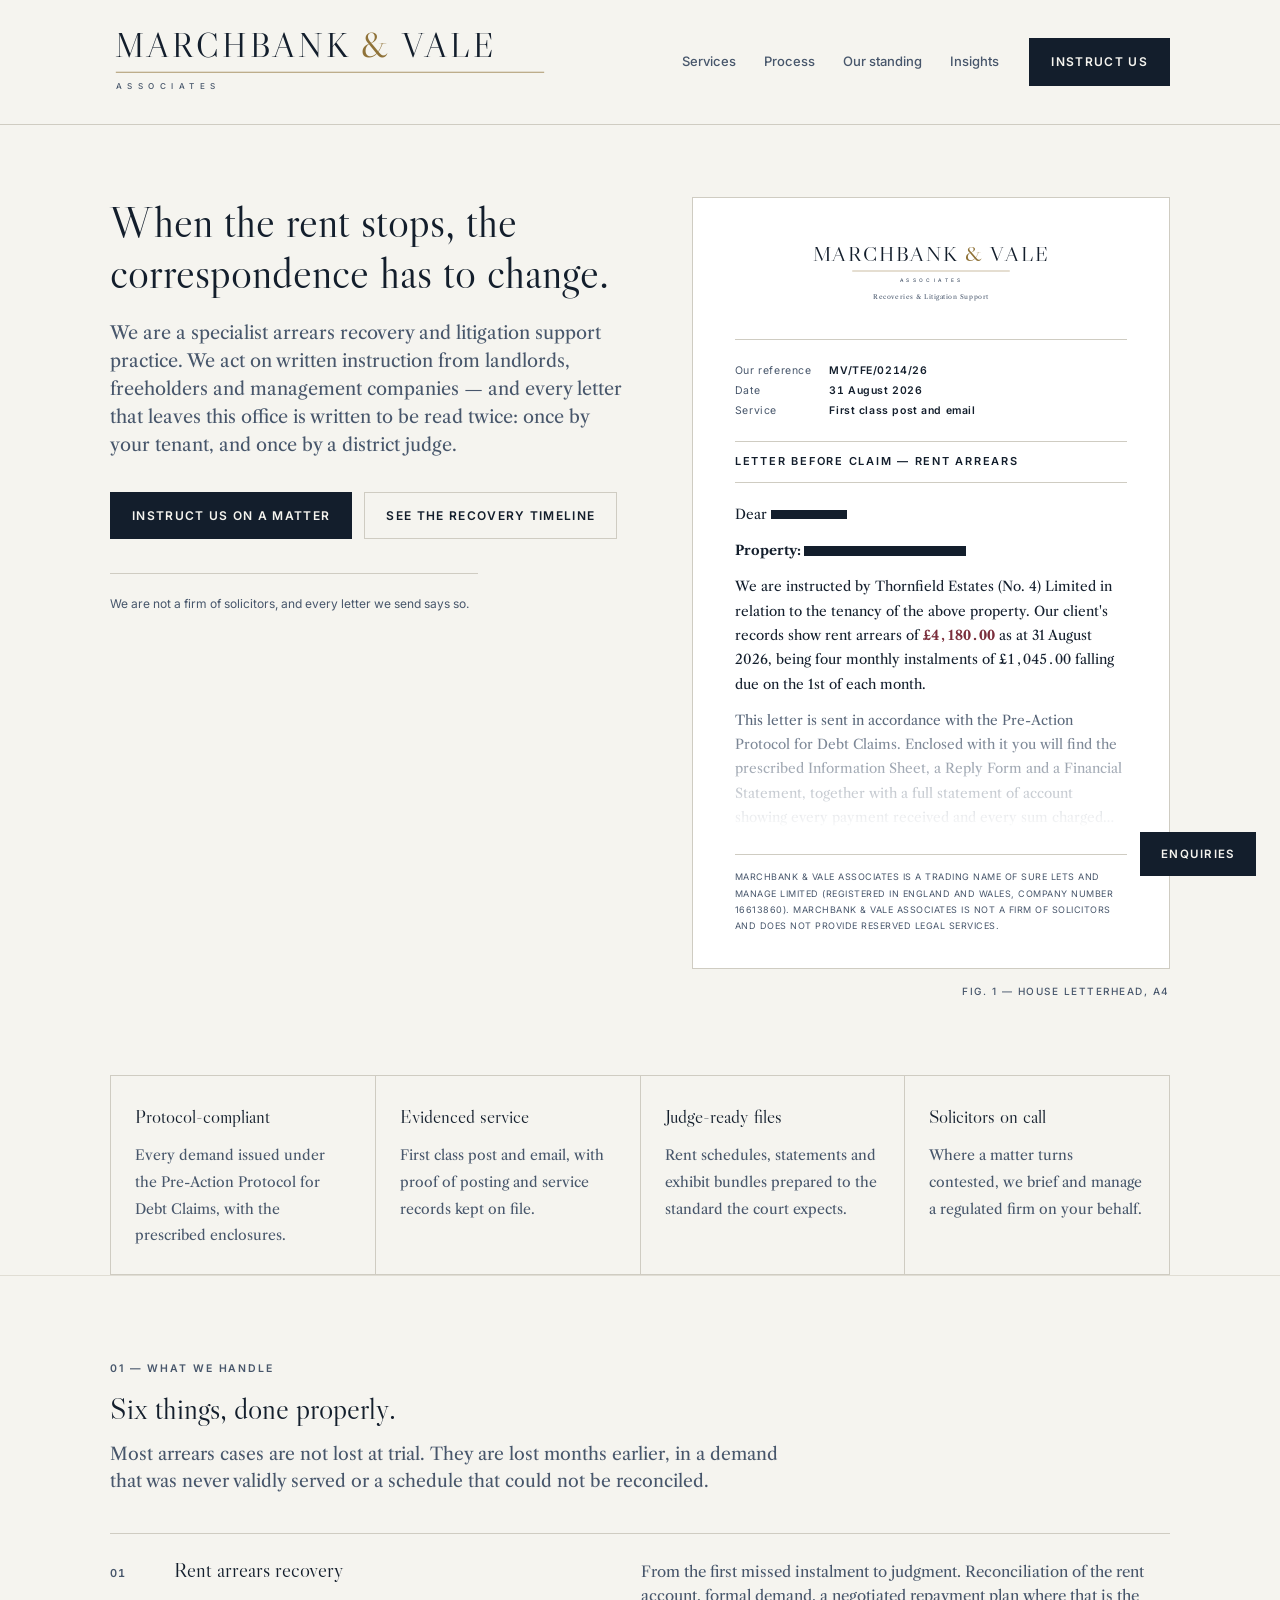
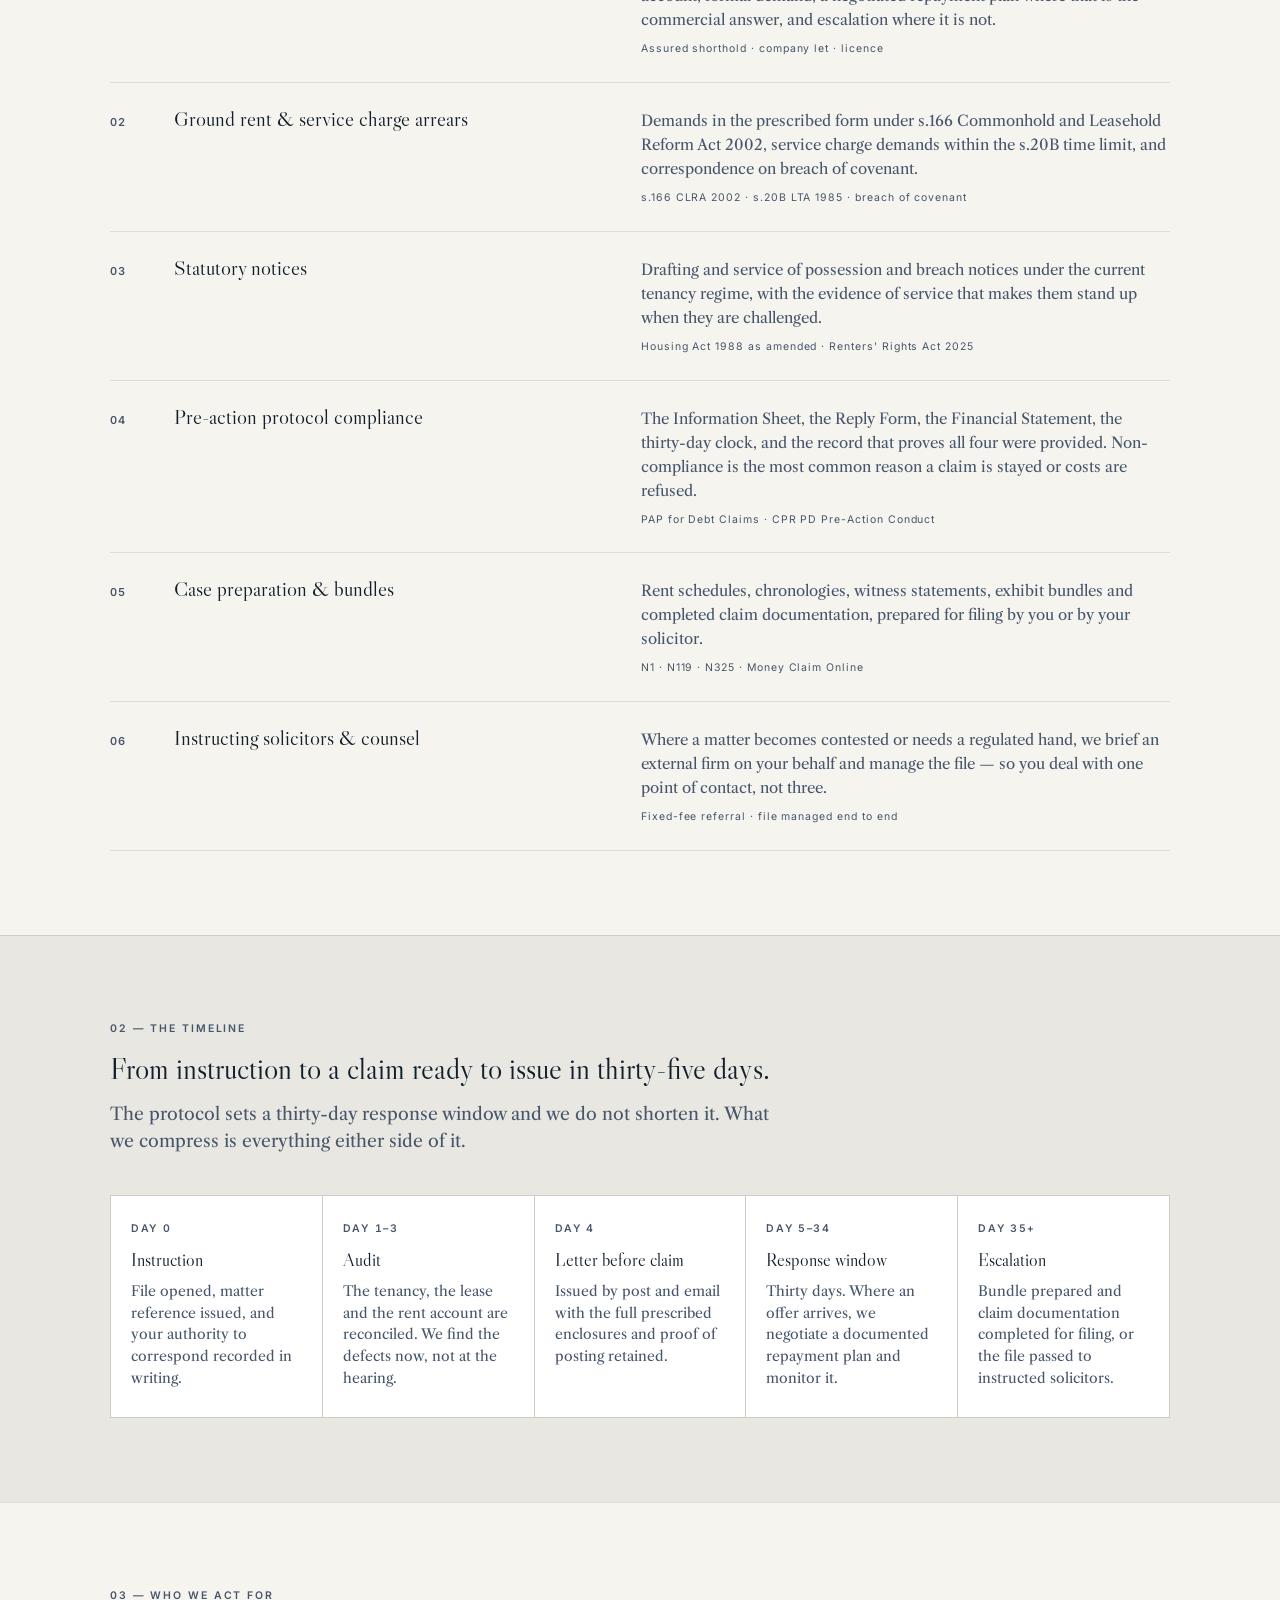
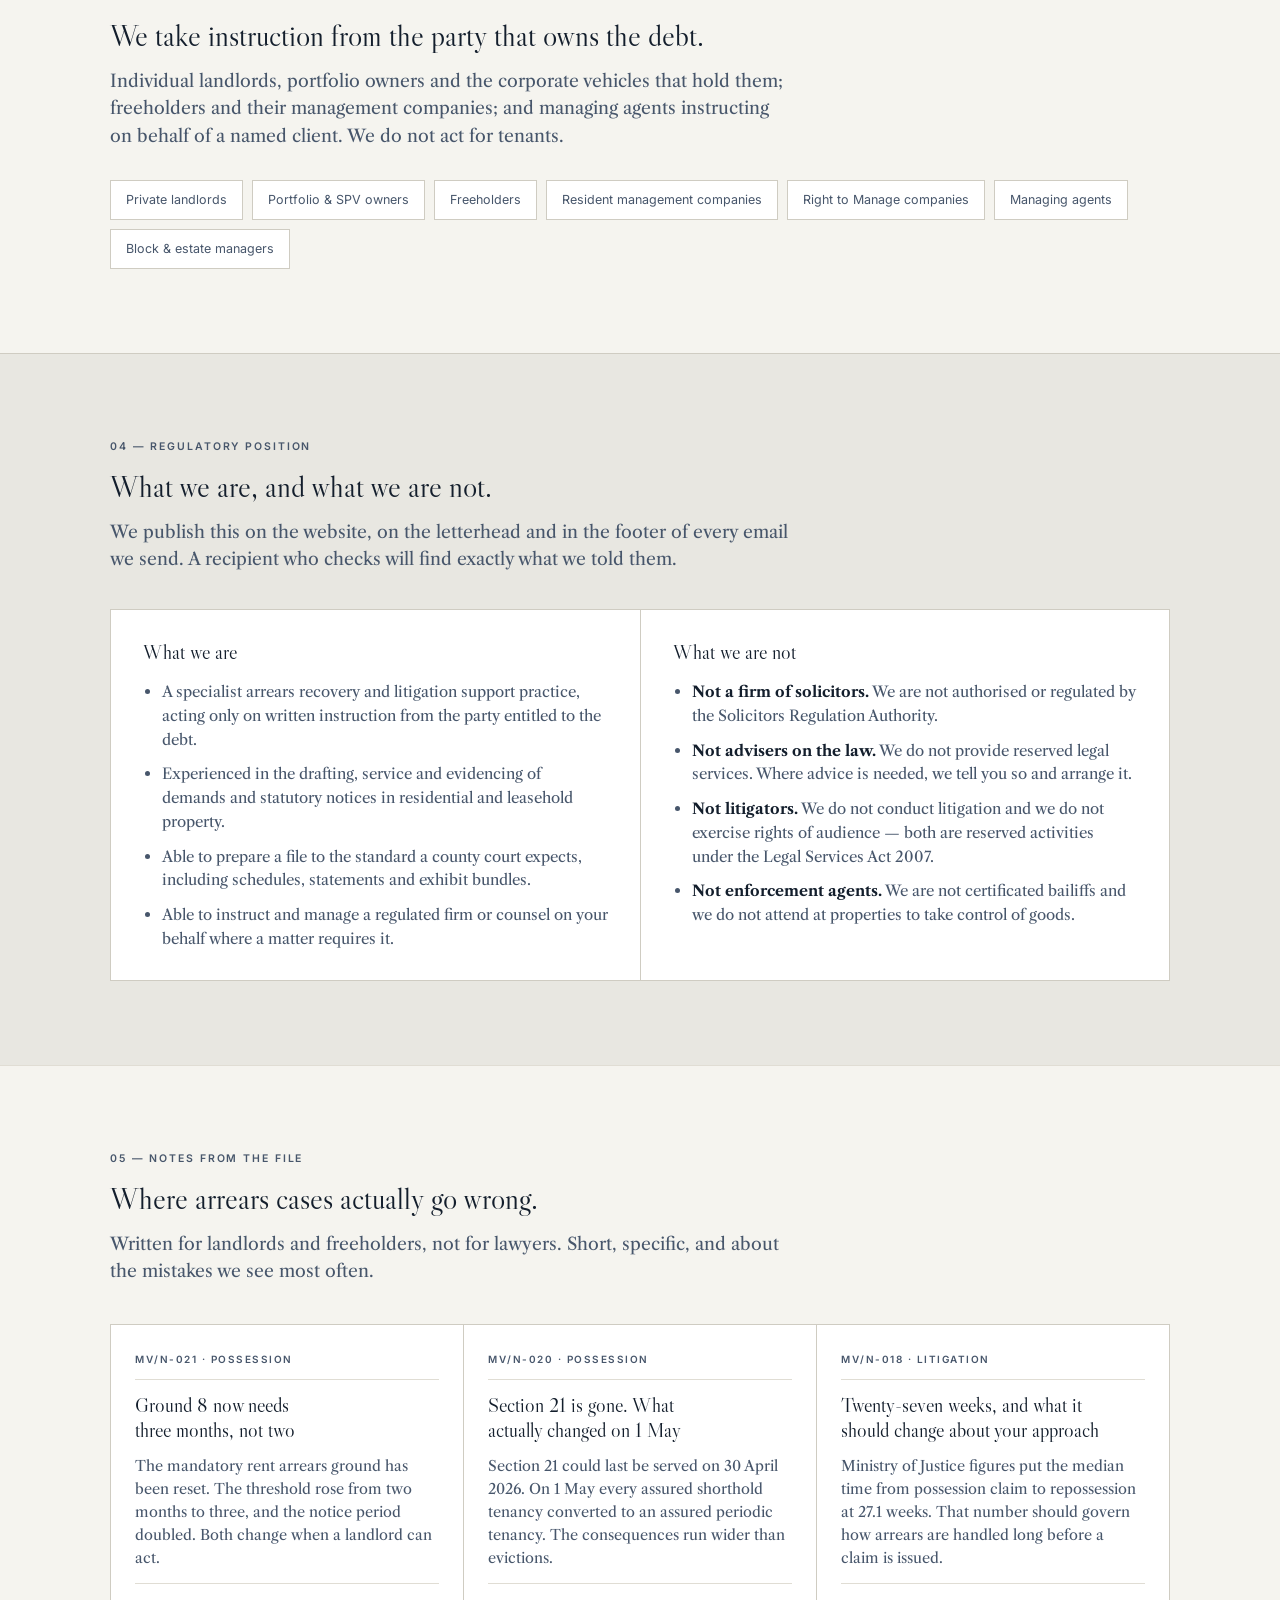
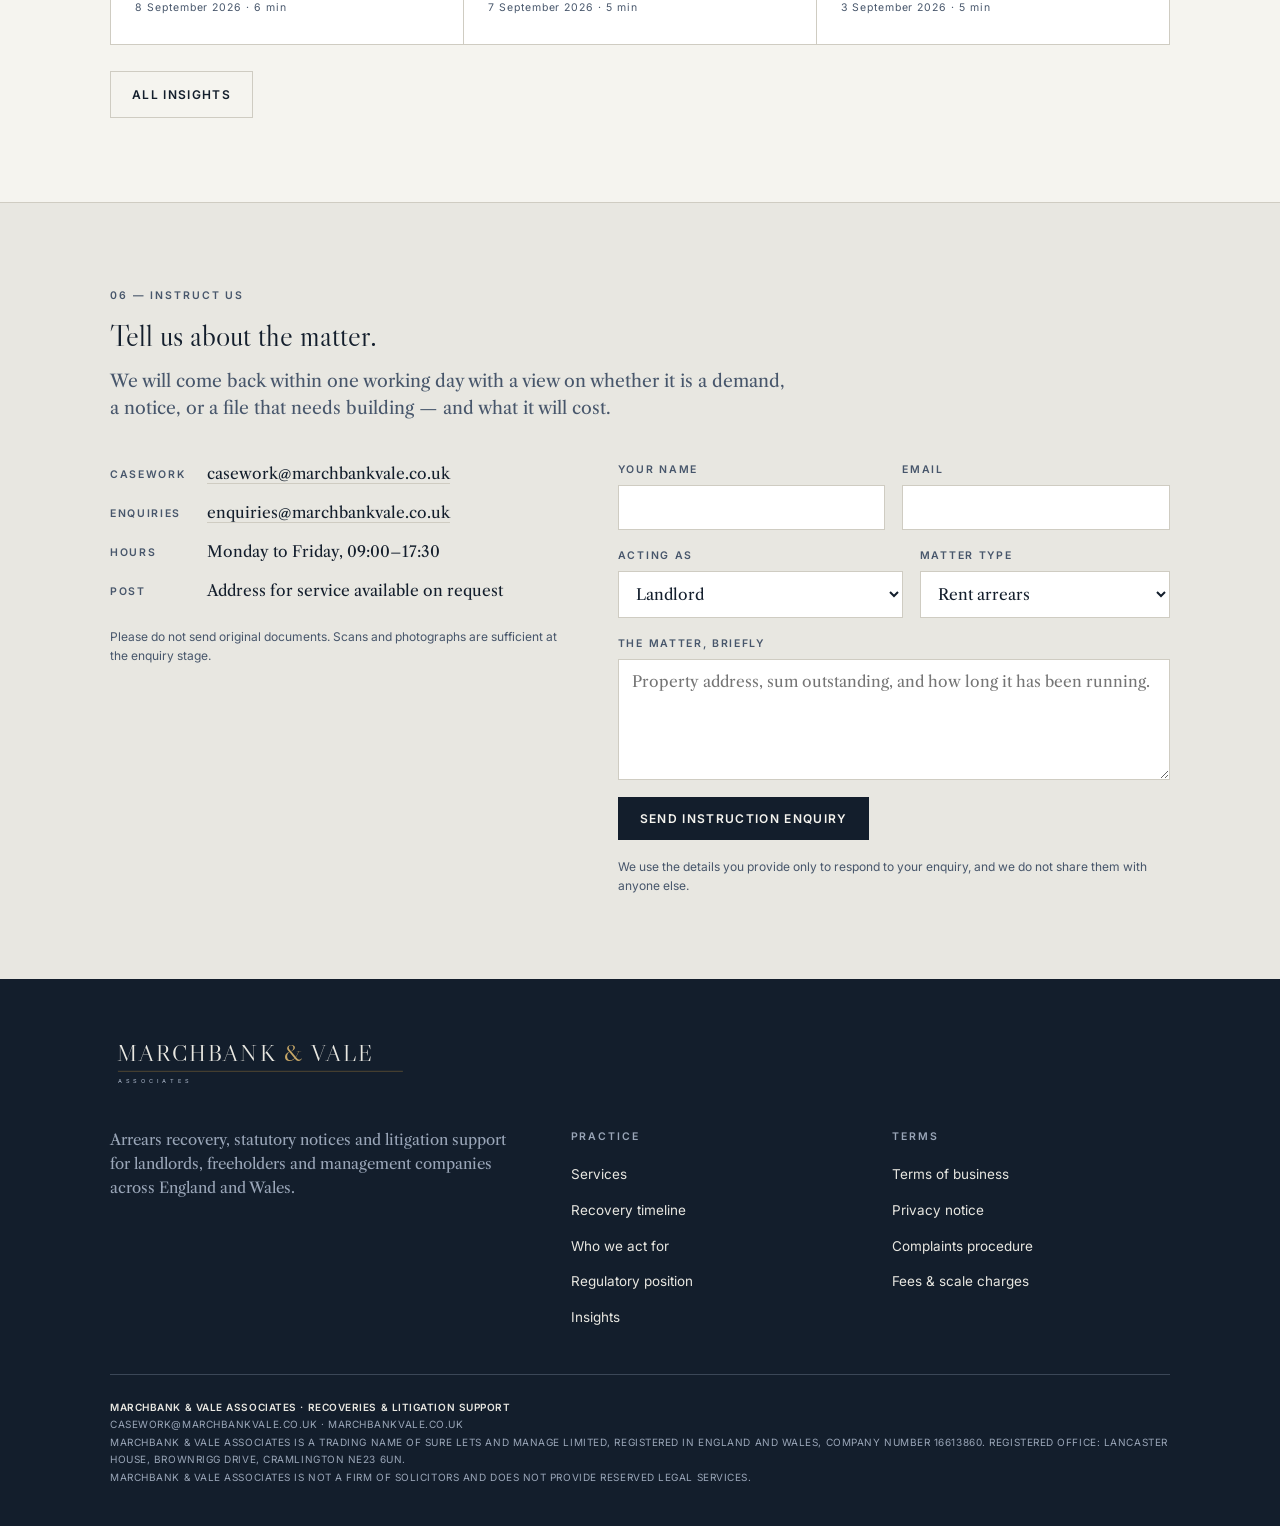
<file: index.html>
<!doctype html>
<html lang="en-GB">
<head>
<meta charset="utf-8">
<meta name="viewport" content="width=device-width,initial-scale=1">
<meta name="description" content="Marchbank &amp; Vale Associates — arrears recovery, statutory notices and litigation support for landlords, freeholders and management companies across England and Wales.">
<title>Marchbank &amp; Vale Associates</title>
<link rel="preconnect" href="https://fonts.googleapis.com">
<link rel="preconnect" href="https://fonts.gstatic.com" crossorigin>
<link rel="stylesheet" href="https://fonts.googleapis.com/css2?family=Libre+Caslon+Display&family=Libre+Caslon+Text:wght@400;700&family=Inter:wght@400;500;600&display=swap">

</head>
<body>
<style>
/* Marchbank & Vale Associates - tokens per asset sheet v1.0
   Light only. The identity is printed stationery: ink on paper in every context.
   Brass appears only inside the mark. Tape marks a figure the reader must act on. */
:root{
  --mv-ink:#131E2C; --mv-slate:#47566B; --mv-brass:#8F7238; --mv-brass-light:#C6A667;
  --mv-tape:#7A2E3C; --mv-engrossment:#E8E7E1; --mv-paper:#F5F4EF; --mv-card:#FFFFFF;
  --mv-hairline:#CFCCC2; --mv-hairline-soft:#E0DDD4; --mv-reversed:#9AA6B8;
  --font-display:"Libre Caslon Display",Georgia,"Times New Roman",serif;
  --font-text:"Libre Caslon Text",Georgia,"Times New Roman",serif;
  --font-ui:Inter,system-ui,-apple-system,"Helvetica Neue",Arial,sans-serif;
  --maxw:1120px;
}
*{box-sizing:border-box}
html{scroll-behavior:smooth}
@media(prefers-reduced-motion:reduce){ html{scroll-behavior:auto} *{transition:none!important;animation:none!important} }
body{margin:0; background:var(--mv-paper); color:var(--mv-ink);
  font-family:var(--font-text); font-size:16.5px; line-height:1.62; -webkit-font-smoothing:antialiased}
h1,h2,h3{font-family:var(--font-display); font-weight:400; margin:0; line-height:1.2; text-wrap:balance}
p{margin:0}
a{color:inherit}
em{font-style:normal; font-weight:700}
:focus-visible{outline:2px solid var(--mv-brass); outline-offset:3px}
.num{font-variant-numeric:tabular-nums}
.tape{color:var(--mv-tape); font-weight:700; font-variant-numeric:tabular-nums}

.wrap{max-width:var(--maxw); margin:0 auto; padding:0 30px}
section[id]{scroll-margin-top:112px}
@media(max-width:700px){ .wrap{padding:0 20px} }

.lbl{font-family:var(--font-ui); font-size:10.5px; font-weight:600; letter-spacing:.18em;
  text-transform:uppercase; color:var(--mv-slate)}

.mast{position:sticky; top:0; z-index:40; background:var(--mv-paper);
  border-bottom:1px solid var(--mv-hairline)}
.mast-in{display:flex; align-items:center; gap:30px; height:124px}
.brand{margin-right:auto; display:block; line-height:0}
.brand svg{width:440px; height:auto; display:block}
.nav{display:flex; gap:28px; font-family:var(--font-ui); font-size:13px; font-weight:500}
.nav a{text-decoration:none; color:var(--mv-slate); padding:5px 0;
  border-bottom:1px solid transparent; transition:color .16s, border-color .16s}
.nav a:hover{color:var(--mv-ink); border-bottom-color:var(--mv-hairline)}
@media(max-width:1200px){ .brand svg{width:360px} }
@media(max-width:1000px){ .nav{display:none} .brand svg{width:400px} }
@media(max-width:700px){ .mast-in{height:96px; gap:14px} .brand svg{width:280px} }
@media(max-width:480px){ .mast-in{height:84px} .brand svg{width:210px} }

.btn{display:inline-flex; align-items:center; font-family:var(--font-ui); font-size:12px; font-weight:600;
  letter-spacing:.11em; text-transform:uppercase; padding:13px 21px; text-decoration:none;
  border:1px solid var(--mv-ink); background:var(--mv-ink); color:var(--mv-paper);
  cursor:pointer; transition:background .16s, color .16s}
.btn:hover{background:transparent; color:var(--mv-ink)}
.btn:disabled{opacity:.45; pointer-events:none}
.btn-ghost{background:transparent; color:var(--mv-ink); border-color:var(--mv-hairline)}
.btn-ghost:hover{background:transparent; border-color:var(--mv-ink)}
@media(max-width:560px){ .btn{padding:11px 14px; font-size:11px; letter-spacing:.08em} }

.sec{padding:84px 0; border-top:1px solid var(--mv-hairline-soft)}
.sec.fill{background:var(--mv-engrossment); border-top:1px solid var(--mv-hairline)}
.sec-head{max-width:68ch}
.sec h2{font-size:30px; margin:14px 0 0}
.dek{font-size:17.5px; line-height:1.55; color:var(--mv-slate); max-width:62ch; margin-top:14px}

.hero{padding:72px 0 76px}
.hero-grid{display:grid; grid-template-columns:1.04fr .96fr; gap:64px; align-items:start}
@media(max-width:1000px){ .hero-grid{grid-template-columns:1fr; gap:48px} }
.hero h1{font-size:clamp(32px,4.4vw,44px); line-height:1.15}
.hero .dek{font-size:18px; max-width:50ch; margin-top:22px}
.hero-cta{display:flex; gap:12px; flex-wrap:wrap; margin-top:32px}
.hero-foot{margin-top:34px; padding-top:20px; border-top:1px solid var(--mv-hairline);
  font-family:var(--font-ui); font-size:12px; line-height:1.7; color:var(--mv-slate); max-width:46ch}

.sheet{background:var(--mv-card); border:1px solid var(--mv-hairline); padding:40px 42px 34px}
@media(max-width:560px){ .sheet{padding:28px 24px} }
.sheet-mark{display:flex; justify-content:center; padding-bottom:26px; border-bottom:1px solid var(--mv-hairline)}
.sheet-mark svg{width:270px; max-width:100%; height:auto}
.sheet-refs{display:grid; grid-template-columns:auto 1fr; gap:3px 18px; font-family:var(--font-ui);
  font-size:10.5px; letter-spacing:.055em; color:var(--mv-slate); margin:22px 0 22px}
.sheet-refs b{color:var(--mv-ink); font-weight:600; font-variant-numeric:tabular-nums}
.sheet-sub{font-family:var(--font-ui); font-size:11px; font-weight:600; letter-spacing:.16em;
  text-transform:uppercase; border-top:1px solid var(--mv-hairline); border-bottom:1px solid var(--mv-hairline);
  padding:11px 0; margin-bottom:20px}
.sheet-body{font-size:13.5px; line-height:1.8; display:flex; flex-direction:column; gap:12px}
.redact{display:inline-block; height:.72em; background:var(--mv-ink); vertical-align:-.04em}
.sheet-fade{color:var(--mv-slate)}
@supports (-webkit-background-clip:text) or (background-clip:text){
  .sheet-fade{background:linear-gradient(var(--mv-slate),rgba(71,86,107,0)); -webkit-background-clip:text;
    background-clip:text; color:transparent}
}
.sheet-foot{margin-top:24px; padding-top:14px; border-top:1px solid var(--mv-hairline);
  font-family:var(--font-ui); font-size:9px; line-height:1.8; letter-spacing:.055em;
  text-transform:uppercase; color:var(--mv-slate)}
.figcap{font-family:var(--font-ui); font-size:10px; font-weight:500; letter-spacing:.15em;
  text-transform:uppercase; color:var(--mv-slate); margin-top:14px; text-align:right}

.strip{display:grid; grid-template-columns:repeat(4,1fr); gap:1px; background:var(--mv-hairline);
  border:1px solid var(--mv-hairline)}
.strip div{background:var(--mv-paper); padding:26px 24px}
.strip b{display:block; font-family:var(--font-display); font-weight:400; font-size:19px; margin-bottom:8px}
.strip span{font-size:14px; line-height:1.55; color:var(--mv-slate)}
@media(max-width:860px){ .strip{grid-template-columns:1fr 1fr} }
@media(max-width:520px){ .strip{grid-template-columns:1fr} }

.rows{margin-top:38px; border-top:1px solid var(--mv-hairline)}
.row{display:grid; grid-template-columns:38px 1fr 1.2fr; gap:26px; padding:24px 0;
  border-bottom:1px solid var(--mv-hairline-soft); align-items:baseline}
.row-n{font-family:var(--font-ui); font-size:11px; font-weight:600; color:var(--mv-slate);
  font-variant-numeric:tabular-nums; letter-spacing:.08em}
.row h3{font-size:21px}
.row p{font-size:15px; line-height:1.6; color:var(--mv-slate)}
.row .cites{display:block; margin-top:9px; font-family:var(--font-ui); font-size:10.5px;
  letter-spacing:.09em; color:var(--mv-slate)}
@media(max-width:860px){ .row{grid-template-columns:30px 1fr; gap:8px 14px} .row p{grid-column:2} }

.stages{margin-top:40px; display:grid; grid-template-columns:repeat(5,1fr); gap:1px;
  background:var(--mv-hairline); border:1px solid var(--mv-hairline)}
.stage{background:var(--mv-card); padding:24px 20px 28px}
.stage .day{display:block; font-family:var(--font-ui); font-size:10.5px; font-weight:600;
  letter-spacing:.16em; text-transform:uppercase; color:var(--mv-slate); margin-bottom:13px;
  font-variant-numeric:tabular-nums}
.stage h3{font-size:18px; margin-bottom:9px}
.stage p{font-size:14px; line-height:1.55; color:var(--mv-slate)}
@media(max-width:1000px){ .stages{grid-template-columns:1fr 1fr} .stage:nth-child(5){grid-column:1 / -1} }
@media(max-width:600px){ .stages{grid-template-columns:1fr} .stage:nth-child(5){grid-column:auto} }

.tags{display:flex; flex-wrap:wrap; gap:9px; margin-top:30px}
.tag{font-family:var(--font-ui); font-size:12.5px; padding:9px 15px;
  border:1px solid var(--mv-hairline); background:var(--mv-card); color:var(--mv-slate)}

.two{display:grid; grid-template-columns:1fr 1fr; margin-top:36px;
  border:1px solid var(--mv-hairline); background:var(--mv-card)}
.two > div{padding:30px 32px}
.two > div + div{border-left:1px solid var(--mv-hairline)}
.two h3{font-size:20px; margin-bottom:16px}
.two ul{margin:0; padding-left:19px; display:flex; flex-direction:column; gap:11px}
.two li{font-size:15px; line-height:1.58; color:var(--mv-slate)}
.two li b{color:var(--mv-ink)}
@media(max-width:800px){ .two{grid-template-columns:1fr} .two > div + div{border-left:0; border-top:1px solid var(--mv-hairline)} }

.arts{display:grid; grid-template-columns:repeat(3,1fr); gap:1px; background:var(--mv-hairline);
  border:1px solid var(--mv-hairline); margin-top:38px}
.art{background:var(--mv-card); padding:26px 24px 28px; display:flex; flex-direction:column; gap:13px;
  text-decoration:none; transition:background .18s}
.art:hover{background:var(--mv-engrossment)}
.art .ref{font-family:var(--font-ui); font-size:10px; font-weight:600; letter-spacing:.15em;
  text-transform:uppercase; color:var(--mv-slate); padding-bottom:12px;
  border-bottom:1px solid var(--mv-hairline-soft)}
.art h3{font-size:20px; line-height:1.24}
.art p{font-size:14.5px; line-height:1.58; color:var(--mv-slate)}
.art .meta{margin-top:auto; padding-top:15px; font-family:var(--font-ui); font-size:10.5px;
  letter-spacing:.09em; color:var(--mv-slate); border-top:1px solid var(--mv-hairline-soft)}
@media(max-width:900px){ .arts{grid-template-columns:1fr} }

.cgrid{display:grid; grid-template-columns:.9fr 1.1fr; gap:56px; margin-top:38px}
@media(max-width:900px){ .cgrid{grid-template-columns:1fr; gap:40px} }
.dl{display:grid; grid-template-columns:auto 1fr; gap:14px 22px; font-size:15.5px; margin:0}
.dl dt{font-family:var(--font-ui); font-size:10.5px; font-weight:600; letter-spacing:.16em;
  text-transform:uppercase; color:var(--mv-slate); padding-top:5px}
.dl dd{margin:0}
.dl a{text-decoration:none; border-bottom:1px solid var(--mv-hairline)}
.dl a:hover{border-bottom-color:var(--mv-ink)}
form{display:flex; flex-direction:column; gap:17px}
.field{display:flex; flex-direction:column; gap:7px}
label{font-family:var(--font-ui); font-size:10.5px; font-weight:600; letter-spacing:.16em;
  text-transform:uppercase; color:var(--mv-slate)}
input,select,textarea{font-family:var(--font-text); font-size:15.5px; color:var(--mv-ink);
  background:var(--mv-card); border:1px solid var(--mv-hairline); padding:12px 13px; border-radius:0}
input:focus,select:focus,textarea:focus{border-color:var(--mv-ink); outline:none}
.two-up{display:grid; grid-template-columns:1fr 1fr; gap:17px}
@media(max-width:520px){ .two-up{grid-template-columns:1fr} }
.fnote{font-family:var(--font-ui); font-size:12px; line-height:1.6; color:var(--mv-slate)}
.sent{display:none; padding:15px 17px; border:1px solid var(--mv-ink); background:var(--mv-card); font-size:15px}
.sent.show{display:block}

footer{background:var(--mv-ink); color:var(--mv-engrossment); padding:56px 0 40px}
.foot-mark{width:300px; max-width:100%; height:auto; display:block}
.fgrid{display:grid; grid-template-columns:1.5fr 1fr 1fr; gap:44px; margin-top:34px}
@media(max-width:800px){ .fgrid{grid-template-columns:1fr; gap:30px} }
.fgrid h4{font-family:var(--font-ui); font-size:10.5px; font-weight:600; letter-spacing:.18em;
  text-transform:uppercase; color:var(--mv-reversed); margin:0 0 15px}
.fgrid ul{list-style:none; margin:0; padding:0; display:flex; flex-direction:column; gap:9px}
.fgrid a{font-family:var(--font-ui); font-size:13.5px; color:var(--mv-engrossment); text-decoration:none}
.fgrid a:hover{color:#FFFFFF; text-decoration:underline; text-underline-offset:3px}
.fgrid p{font-size:15px; line-height:1.6; color:var(--mv-reversed); max-width:40ch}
.compliance{margin-top:44px; padding-top:24px; border-top:1px solid rgba(154,166,184,.3);
  font-family:var(--font-ui); font-size:10px; line-height:1.75; letter-spacing:.055em;
  text-transform:uppercase; color:var(--mv-reversed)}
.compliance span{display:block}
.compliance b{color:var(--mv-engrossment); font-weight:600}
footer :focus-visible{outline-color:var(--mv-brass-light)}

.chat-open{position:fixed; right:24px; bottom:24px; z-index:60; display:inline-flex; align-items:center; gap:9px;
  font-family:var(--font-ui); font-size:11.5px; font-weight:600; letter-spacing:.13em; text-transform:uppercase;
  background:var(--mv-ink); color:var(--mv-paper); border:1px solid var(--mv-ink); padding:14px 20px; cursor:pointer}
.chat-open:hover{background:#1B2A3C}
.chat-panel{position:fixed; right:24px; bottom:24px; z-index:61; width:370px; max-width:calc(100vw - 32px);
  background:var(--mv-card); border:1px solid var(--mv-ink); display:none; flex-direction:column;
  max-height:min(560px, calc(100vh - 48px)); box-shadow:0 24px 60px -24px rgba(19,30,44,.4)}
.chat-panel.show{display:flex}
.chat-head{background:var(--mv-ink); color:var(--mv-engrossment); padding:16px 18px;
  display:flex; align-items:flex-start; gap:14px}
.chat-head .t{font-family:var(--font-ui); font-size:11px; font-weight:600; letter-spacing:.16em; text-transform:uppercase}
.chat-head .s{font-size:13px; color:var(--mv-reversed); margin-top:5px; line-height:1.5}
.chat-close{margin-left:auto; background:none; border:0; color:var(--mv-reversed); cursor:pointer;
  font-size:20px; line-height:1; padding:0 2px; font-family:var(--font-ui)}
.chat-close:hover{color:#FFFFFF}
.chat-log{flex:1; overflow-y:auto; padding:18px; display:flex; flex-direction:column; gap:13px}
.msg{font-size:14.5px; line-height:1.6; padding:11px 14px; max-width:88%}
.msg.them{background:var(--mv-engrossment); border:1px solid var(--mv-hairline-soft); align-self:flex-start}
.msg.you{background:var(--mv-ink); color:var(--mv-paper); align-self:flex-end}
.msg .who{display:block; font-family:var(--font-ui); font-size:9.5px; font-weight:600; letter-spacing:.15em;
  text-transform:uppercase; color:var(--mv-slate); margin-bottom:5px}
.chat-form{display:flex; gap:0; border-top:1px solid var(--mv-hairline)}
.chat-form input{flex:1; border:0; padding:14px 16px; font-size:15px}
.chat-form input:focus{outline:none; background:var(--mv-engrossment)}
.chat-form button{border:0; border-left:1px solid var(--mv-hairline); background:var(--mv-card);
  font-family:var(--font-ui); font-size:10.5px; font-weight:600; letter-spacing:.14em; text-transform:uppercase;
  color:var(--mv-ink); padding:0 18px; cursor:pointer}
.chat-form button:hover{background:var(--mv-engrossment)}
.chat-foot{font-family:var(--font-ui); font-size:9.5px; line-height:1.65; letter-spacing:.05em;
  color:var(--mv-slate); padding:11px 18px; border-top:1px solid var(--mv-hairline-soft);
  background:var(--mv-paper)}
@media(max-width:560px){ .chat-open{right:16px; bottom:16px} .chat-panel{right:16px; bottom:16px} }

/* ── mobile refinements ── */
@media(max-width:700px){
  /* The header button competes with the wordmark for width on a phone.
     Both hero buttons sit immediately below, so the header one is redundant —
     dropping it lets the name be legible, which matters more. */
  .mast .btn{display:none}
  .mast-in{height:auto; padding:18px 0; gap:0}
  .brand{margin-right:0; width:100%}
  .brand svg{width:100%; max-width:340px}
  .hero{padding:40px 0 46px}
  .hero h1{font-size:clamp(26px,7vw,32px)}
  .hero .dek{font-size:16.5px; max-width:none}
  .hero-cta{gap:10px}
  .hero-cta .btn{flex:1 1 100%; justify-content:center}
  .sec{padding:52px 0}
  .sec h2{font-size:25px}
  .dek{font-size:16.5px}
  .sheet{padding:22px 18px}
  .sheet-mark svg{width:200px}
  .sheet-body{font-size:12.5px}
  .sheet-refs{font-size:9.5px; gap:2px 12px}
  .cgrid{gap:32px}
  .dl{grid-template-columns:1fr; gap:4px 0}
  .dl dt{padding-top:14px}
  .stage{padding:20px 18px 22px}
  .row{padding:20px 0}
  .row h3{font-size:19px}
  .two > div{padding:24px 20px}
  .art{padding:22px 20px 24px}
  footer{padding:42px 0 34px}
  .foot-mark{width:100%}
  .compliance{font-size:9.5px}
  .chat-open{right:14px; bottom:14px; padding:12px 16px; font-size:11px}
}
@media(max-width:430px){
  .hero h1{font-size:26px}
  .brand svg{max-width:300px}
  .btn{padding:10px 12px; font-size:10.5px; letter-spacing:.06em}
  .figcap{text-align:left}
}
</style>

<header class="mast">
  <div class="wrap mast-in">
    <a class="brand" href="#top" aria-label="Marchbank &amp; Vale Associates — home">
      <svg viewBox="0 0 760 150" role="img" aria-label="Marchbank &amp; Vale Associates">
        <text x="8" y="66" style="font-family:'Libre Caslon Display',Georgia,serif;font-size:58px;letter-spacing:5.2px;fill:#131E2C">MARCHBANK <tspan style="fill:#8F7238">&amp;</tspan> VALE</text>
        <line x1="10" y1="92" x2="750" y2="92" stroke="#8F7238" stroke-width="1.25"/>
        <text x="10" y="121" style="font-family:Inter,sans-serif;font-size:14px;font-weight:500;letter-spacing:9.5px;fill:#47566B">ASSOCIATES</text>
      </svg>
    </a>
    <nav class="nav">
      <a href="#services">Services</a>
      <a href="#process">Process</a>
      <a href="#standing">Our standing</a>
      <a href="blog/index.html">Insights</a>
    </nav>
    <a class="btn" href="#instruct">Instruct us</a>
  </div>
</header>

<main id="top">

<section class="hero">
  <div class="wrap hero-grid">
    <div>
      <h1>When the rent stops, the correspondence has to change.</h1>
      <p class="dek">We are a specialist arrears recovery and litigation support practice. We act on written instruction from landlords, freeholders and management companies — and every letter that leaves this office is written to be read twice: once by your tenant, and once by a district judge.</p>
      <div class="hero-cta">
        <a class="btn" href="#instruct">Instruct us on a matter</a>
        <a class="btn btn-ghost" href="#process">See the recovery timeline</a>
      </div>
      <p class="hero-foot">We are not a firm of solicitors, and every letter we send says so.</p>
    </div>

    <div>
      <article class="sheet" aria-label="Specimen letter before claim">
        <div class="sheet-mark">
          <svg viewBox="0 0 720 200" role="img" aria-label="Marchbank &amp; Vale Associates, Recoveries &amp; Litigation Support">
            <text x="360" y="62" style="font-family:'Libre Caslon Display',Georgia,serif;font-size:56px;letter-spacing:5px;fill:#131E2C;text-anchor:middle">MARCHBANK <tspan style="fill:#8F7238">&amp;</tspan> VALE</text>
            <line x1="150" y1="88" x2="570" y2="88" stroke="#8F7238" stroke-width="1.25"/>
            <text x="362" y="117" style="font-family:Inter,sans-serif;font-size:13px;font-weight:500;letter-spacing:9px;fill:#47566B;text-anchor:middle">ASSOCIATES</text>
            <text x="360" y="162" style="font-family:'Libre Caslon Text',Georgia,serif;font-size:17px;letter-spacing:1.4px;fill:#47566B;text-anchor:middle">Recoveries &amp; Litigation Support</text>
          </svg>
        </div>

        <div class="sheet-refs">
          <span>Our reference</span><b>MV/TFE/0214/26</b>
          <span>Date</span><b>31 August 2026</b>
          <span>Service</span><b>First class post and email</b>
        </div>

        <div class="sheet-sub">Letter Before Claim — Rent Arrears</div>

        <div class="sheet-body">
          <p>Dear <span class="redact" style="width:5.6em"></span></p>
          <p><strong>Property: <span class="redact" style="width:12em"></span></strong></p>
          <p>We are instructed by Thornfield Estates (No. 4) Limited in relation to the tenancy of the above property. Our client's records show rent arrears of <span class="tape">£4,180.00</span> as at 31 August 2026, being four monthly instalments of <span class="num">£1,045.00</span> falling due on the 1st of each month.</p>
          <p class="sheet-fade">This letter is sent in accordance with the Pre-Action Protocol for Debt Claims. Enclosed with it you will find the prescribed Information Sheet, a Reply Form and a Financial Statement, together with a full statement of account showing every payment received and every sum charged…</p>
        </div>

        <div class="sheet-foot">
          Marchbank &amp; Vale Associates is a trading name of Sure Lets and Manage Limited (registered in England and Wales, company number 16613860). Marchbank &amp; Vale Associates is not a firm of solicitors and does not provide reserved legal services.
        </div>
      </article>
      <p class="figcap">Fig. 1 — House letterhead, A4</p>
    </div>
  </div>
</section>

<div class="wrap">
  <div class="strip">
    <div><b>Protocol-compliant</b><span>Every demand issued under the Pre-Action Protocol for Debt Claims, with the prescribed enclosures.</span></div>
    <div><b>Evidenced service</b><span>First class post and email, with proof of posting and service records kept on file.</span></div>
    <div><b>Judge-ready files</b><span>Rent schedules, statements and exhibit bundles prepared to the standard the court expects.</span></div>
    <div><b>Solicitors on call</b><span>Where a matter turns contested, we brief and manage a regulated firm on your behalf.</span></div>
  </div>
</div>

<section class="sec" id="services">
  <div class="wrap">
    <div class="sec-head">
      <p class="lbl">01 — What we handle</p>
      <h2>Six things, done properly.</h2>
      <p class="dek">Most arrears cases are not lost at trial. They are lost months earlier, in a demand that was never validly served or a schedule that could not be reconciled.</p>
    </div>

    <div class="rows">
      <div class="row">
        <span class="row-n">01</span>
        <h3>Rent arrears recovery</h3>
        <p>From the first missed instalment to judgment. Reconciliation of the rent account, formal demand, a negotiated repayment plan where that is the commercial answer, and escalation where it is not.
        <span class="cites">Assured shorthold · company let · licence</span></p>
      </div>
      <div class="row">
        <span class="row-n">02</span>
        <h3>Ground rent &amp; service charge arrears</h3>
        <p>Demands in the prescribed form under s.166 Commonhold and Leasehold Reform Act 2002, service charge demands within the s.20B time limit, and correspondence on breach of covenant.
        <span class="cites">s.166 CLRA 2002 · s.20B LTA 1985 · breach of covenant</span></p>
      </div>
      <div class="row">
        <span class="row-n">03</span>
        <h3>Statutory notices</h3>
        <p>Drafting and service of possession and breach notices under the current tenancy regime, with the evidence of service that makes them stand up when they are challenged.
        <span class="cites">Housing Act 1988 as amended · Renters' Rights Act 2025</span></p>
      </div>
      <div class="row">
        <span class="row-n">04</span>
        <h3>Pre-action protocol compliance</h3>
        <p>The Information Sheet, the Reply Form, the Financial Statement, the thirty-day clock, and the record that proves all four were provided. Non-compliance is the most common reason a claim is stayed or costs are refused.
        <span class="cites">PAP for Debt Claims · CPR PD Pre-Action Conduct</span></p>
      </div>
      <div class="row">
        <span class="row-n">05</span>
        <h3>Case preparation &amp; bundles</h3>
        <p>Rent schedules, chronologies, witness statements, exhibit bundles and completed claim documentation, prepared for filing by you or by your solicitor.
        <span class="cites">N1 · N119 · N325 · Money Claim Online</span></p>
      </div>
      <div class="row">
        <span class="row-n">06</span>
        <h3>Instructing solicitors &amp; counsel</h3>
        <p>Where a matter becomes contested or needs a regulated hand, we brief an external firm on your behalf and manage the file — so you deal with one point of contact, not three.
        <span class="cites">Fixed-fee referral · file managed end to end</span></p>
      </div>
    </div>
  </div>
</section>

<section class="sec fill" id="process">
  <div class="wrap">
    <div class="sec-head">
      <p class="lbl">02 — The timeline</p>
      <h2>From instruction to a claim ready to issue in thirty-five days.</h2>
      <p class="dek">The protocol sets a thirty-day response window and we do not shorten it. What we compress is everything either side of it.</p>
    </div>

    <div class="stages">
      <div class="stage">
        <span class="day">Day 0</span>
        <h3>Instruction</h3>
        <p>File opened, matter reference issued, and your authority to correspond recorded in writing.</p>
      </div>
      <div class="stage">
        <span class="day">Day 1–3</span>
        <h3>Audit</h3>
        <p>The tenancy, the lease and the rent account are reconciled. We find the defects now, not at the hearing.</p>
      </div>
      <div class="stage">
        <span class="day">Day 4</span>
        <h3>Letter before claim</h3>
        <p>Issued by post and email with the full prescribed enclosures and proof of posting retained.</p>
      </div>
      <div class="stage">
        <span class="day">Day 5–34</span>
        <h3>Response window</h3>
        <p>Thirty days. Where an offer arrives, we negotiate a documented repayment plan and monitor it.</p>
      </div>
      <div class="stage">
        <span class="day">Day 35+</span>
        <h3>Escalation</h3>
        <p>Bundle prepared and claim documentation completed for filing, or the file passed to instructed solicitors.</p>
      </div>
    </div>
  </div>
</section>

<section class="sec" id="clients">
  <div class="wrap">
    <div class="sec-head">
      <p class="lbl">03 — Who we act for</p>
      <h2>We take instruction from the party that owns the debt.</h2>
      <p class="dek">Individual landlords, portfolio owners and the corporate vehicles that hold them; freeholders and their management companies; and managing agents instructing on behalf of a named client. We do not act for tenants.</p>
    </div>
    <div class="tags">
      <span class="tag">Private landlords</span>
      <span class="tag">Portfolio &amp; SPV owners</span>
      <span class="tag">Freeholders</span>
      <span class="tag">Resident management companies</span>
      <span class="tag">Right to Manage companies</span>
      <span class="tag">Managing agents</span>
      <span class="tag">Block &amp; estate managers</span>
    </div>
  </div>
</section>

<section class="sec fill" id="standing">
  <div class="wrap">
    <div class="sec-head">
      <p class="lbl">04 — Regulatory position</p>
      <h2>What we are, and what we are not.</h2>
      <p class="dek">We publish this on the website, on the letterhead and in the footer of every email we send. A recipient who checks will find exactly what we told them.</p>
    </div>

    <div class="two">
      <div>
        <h3>What we are</h3>
        <ul>
          <li>A specialist arrears recovery and litigation support practice, acting only on written instruction from the party entitled to the debt.</li>
          <li>Experienced in the drafting, service and evidencing of demands and statutory notices in residential and leasehold property.</li>
          <li>Able to prepare a file to the standard a county court expects, including schedules, statements and exhibit bundles.</li>
          <li>Able to instruct and manage a regulated firm or counsel on your behalf where a matter requires it.</li>
        </ul>
      </div>
      <div>
        <h3>What we are not</h3>
        <ul>
          <li><b>Not a firm of solicitors.</b> We are not authorised or regulated by the Solicitors Regulation Authority.</li>
          <li><b>Not advisers on the law.</b> We do not provide reserved legal services. Where advice is needed, we tell you so and arrange it.</li>
          <li><b>Not litigators.</b> We do not conduct litigation and we do not exercise rights of audience — both are reserved activities under the Legal Services Act 2007.</li>
          <li><b>Not enforcement agents.</b> We are not certificated bailiffs and we do not attend at properties to take control of goods.</li>
        </ul>
      </div>
    </div>
  </div>
</section>

<section class="sec" id="insights">
  <div class="wrap">
    <div class="sec-head">
      <p class="lbl">05 — Notes from the file</p>
      <h2>Where arrears cases actually go wrong.</h2>
      <p class="dek">Written for landlords and freeholders, not for lawyers. Short, specific, and about the mistakes we see most often.</p>
    </div>

    <div class="arts">
      <a class="art" href="blog/ground-8-three-months-arrears.html">
        <span class="ref">MV/N-021 · Possession</span>
        <h3>Ground 8 now needs three months, not two</h3>
        <p>The mandatory rent arrears ground has been reset. The threshold rose from two months to three, and the notice period doubled. Both change when a landlord can act.</p>
        <span class="meta">8 September 2026 · 6 min</span>
      </a>
      <a class="art" href="blog/section-21-abolished-what-changed.html">
        <span class="ref">MV/N-020 · Possession</span>
        <h3>Section 21 is gone. What actually changed on 1 May</h3>
        <p>Section 21 could last be served on 30 April 2026. On 1 May every assured shorthold tenancy converted to an assured periodic tenancy. The consequences run wider than evictions.</p>
        <span class="meta">7 September 2026 · 5 min</span>
      </a>
      <a class="art" href="blog/court-delays-arrears-strategy.html">
        <span class="ref">MV/N-018 · Litigation</span>
        <h3>Twenty-seven weeks, and what it should change about your approach</h3>
        <p>Ministry of Justice figures put the median time from possession claim to repossession at 27.1 weeks. That number should govern how arrears are handled long before a claim is issued.</p>
        <span class="meta">3 September 2026 · 5 min</span>
      </a>
    </div>
    <p style="margin-top:26px"><a class="btn btn-ghost" href="blog/index.html">All insights</a></p>
  </div>
</section>

<section class="sec fill" id="instruct">
  <div class="wrap">
    <div class="sec-head">
      <p class="lbl">06 — Instruct us</p>
      <h2>Tell us about the matter.</h2>
      <p class="dek">We will come back within one working day with a view on whether it is a demand, a notice, or a file that needs building — and what it will cost.</p>
    </div>

    <div class="cgrid">
      <div>
        <dl class="dl">
          <dt>Casework</dt><dd><a href="mailto:casework@marchbankvale.co.uk">casework@marchbankvale.co.uk</a></dd>
          <dt>Enquiries</dt><dd><a href="mailto:enquiries@marchbankvale.co.uk">enquiries@marchbankvale.co.uk</a></dd>
          <dt>Hours</dt><dd>Monday to Friday, 09:00–17:30</dd>
          <dt>Post</dt><dd>Address for service available on request</dd>
        </dl>
        <p class="fnote" style="margin-top:24px">Please do not send original documents. Scans and photographs are sufficient at the enquiry stage.</p>
      </div>

      <!-- WEBFLOW: bind to a real form handler AND DELETE the submit handler in the script block.
                   As written it announces success without sending anything. Do not ship it. -->
      <form id="instruct-form" novalidate>
        <div class="two-up">
          <div class="field"><label for="f-name">Your name</label>
            <input id="f-name" name="name" type="text" autocomplete="name" required></div>
          <div class="field"><label for="f-email">Email</label>
            <input id="f-email" name="email" type="email" autocomplete="email" required></div>
        </div>
        <div class="two-up">
          <div class="field"><label for="f-cap">Acting as</label>
            <select id="f-cap" name="capacity">
              <option>Landlord</option><option>Freeholder</option>
              <option>Resident management company</option><option>Managing agent</option><option>Other</option>
            </select></div>
          <div class="field"><label for="f-type">Matter type</label>
            <select id="f-type" name="matter">
              <option>Rent arrears</option><option>Ground rent arrears</option>
              <option>Service charge arrears</option><option>Breach of covenant</option>
              <option>Possession notice</option><option>Not sure yet</option>
            </select></div>
        </div>
        <div class="field"><label for="f-detail">The matter, briefly</label>
          <textarea id="f-detail" name="detail" rows="5" placeholder="Property address, sum outstanding, and how long it has been running."></textarea></div>
        <button class="btn" type="submit" style="align-self:flex-start">Send instruction enquiry</button>
        <p class="sent" id="sent" role="status">Thank you. Your enquiry has been logged and a matter reference will follow by email within one working day.</p>
        <p class="fnote">We use the details you provide only to respond to your enquiry, and we do not share them with anyone else.</p>
      </form>
    </div>
  </div>
</section>

</main>

<footer>
  <div class="wrap">
    <svg class="foot-mark" viewBox="0 0 760 150" role="img" aria-label="Marchbank &amp; Vale Associates">
      <text x="18" y="66" style="font-family:'Libre Caslon Display',Georgia,serif;font-size:58px;letter-spacing:5.2px;fill:#E8E7E1">MARCHBANK <tspan style="fill:#C6A667">&amp;</tspan> VALE</text>
      <line x1="20" y1="92" x2="742" y2="92" stroke="#8F7238" stroke-width="1.25"/>
      <text x="20" y="121" style="font-family:Inter,sans-serif;font-size:14px;font-weight:500;letter-spacing:9.5px;fill:#9AA6B8">ASSOCIATES</text>
    </svg>

    <div class="fgrid">
      <div>
        <p>Arrears recovery, statutory notices and litigation support for landlords, freeholders and management companies across England and Wales.</p>
      </div>
      <div>
        <h4>Practice</h4>
        <ul>
          <li><a href="#services">Services</a></li>
          <li><a href="#process">Recovery timeline</a></li>
          <li><a href="#clients">Who we act for</a></li>
          <li><a href="#standing">Regulatory position</a></li>
          <li><a href="blog/index.html">Insights</a></li>
        </ul>
      </div>
      <div>
        <h4>Terms</h4>
        <ul>
          <li><a href="#standing">Terms of business</a></li>
          <li><a href="#standing">Privacy notice</a></li>
          <li><a href="#standing">Complaints procedure</a></li>
          <li><a href="#standing">Fees &amp; scale charges</a></li>
        </ul>
      </div>
    </div>

    <div class="compliance">
      <span><b>Marchbank &amp; Vale Associates · Recoveries &amp; Litigation Support</b></span>
      <span>casework@marchbankvale.co.uk · marchbankvale.co.uk</span>
      <span>Marchbank &amp; Vale Associates is a trading name of Sure Lets and Manage Limited, registered in England and Wales, company number 16613860. Registered office: Lancaster House, Brownrigg Drive, Cramlington NE23 6UN.</span>
      <span>Marchbank &amp; Vale Associates is not a firm of solicitors and does not provide reserved legal services.</span>
    </div>
  </div>
</footer>

<button class="chat-open" id="chat-open" type="button" aria-haspopup="dialog" aria-controls="chat-panel">Enquiries</button>

<div class="chat-panel" id="chat-panel" role="dialog" aria-modal="false" aria-labelledby="chat-title">
  <div class="chat-head">
    <div>
      <div class="t" id="chat-title">Enquiries</div>
      <div class="s">Monday to Friday, 09:00–17:30. Everything sent here is logged to a file.</div>
    </div>
    <button class="chat-close" id="chat-close" type="button" aria-label="Close enquiries">&times;</button>
  </div>
  <div class="chat-log" id="chat-log" aria-live="polite">
    <div class="msg them"><span class="who">Marchbank &amp; Vale</span>Good afternoon. Tell us the property and the sum outstanding and we will come back within one working day with a matter reference.</div>
  </div>
  <form class="chat-form" id="chat-form">
    <label for="chat-input" style="position:absolute;width:1px;height:1px;overflow:hidden;clip:rect(0 0 0 0)">Your message</label>
    <input id="chat-input" type="text" autocomplete="off" placeholder="Type your enquiry…">
    <button type="submit">Send</button>
  </form>
  <p class="chat-foot">This channel is for enquiries only. It is not advice, and nothing said here varies a tenancy, a lease or a payment plan — those are dealt with in writing on the file.</p>
</div>

<script>
// Instruction form — comp only. Delete this handler when the form is bound in Webflow.
document.getElementById('instruct-form').addEventListener('submit', function(e){
  e.preventDefault();
  var f = e.currentTarget;
  var nameEl = f.elements.namedItem('name');
  var emailEl = f.elements.namedItem('email');
  if (!nameEl.value.trim() || !emailEl.value.trim()) {
    (nameEl.value.trim() ? emailEl : nameEl).focus();
    return;
  }
  document.getElementById('sent').classList.add('show');
  f.querySelector('button[type="submit"]').disabled = true;
});

(function(){
  var openBtn = document.getElementById('chat-open');
  var panel   = document.getElementById('chat-panel');
  var closeBtn= document.getElementById('chat-close');
  var form    = document.getElementById('chat-form');
  var input   = document.getElementById('chat-input');
  var log     = document.getElementById('chat-log');
  var replied = false;

  function setOpen(on){
    panel.classList.toggle('show', on);
    openBtn.style.display = on ? 'none' : 'inline-flex';
    if (on) input.focus(); else openBtn.focus();
  }
  openBtn.addEventListener('click', function(){ setOpen(true); });
  closeBtn.addEventListener('click', function(){ setOpen(false); });
  document.addEventListener('keydown', function(e){
    if (e.key === 'Escape' && panel.classList.contains('show')) setOpen(false);
  });

  function add(cls, who, text){
    var d = document.createElement('div');
    d.className = 'msg ' + cls;
    if (who) { var s = document.createElement('span'); s.className='who'; s.textContent=who; d.appendChild(s); }
    d.appendChild(document.createTextNode(text));
    log.appendChild(d);
    log.scrollTop = log.scrollHeight;
  }

  form.addEventListener('submit', function(e){
    e.preventDefault();
    var v = input.value.trim();
    if (!v) return;
    add('you', null, v);
    input.value = '';
    if (!replied) {
      replied = true;
      setTimeout(function(){
        add('them', 'Marchbank & Vale',
          'Thank you. That has been logged. So that we can open a file, please send the property address and the sum outstanding to casework@marchbankvale.co.uk, and we will reply with a matter reference within one working day.');
      }, 700);
    }
  });
})();
</script>
</body>
</html>
</file>
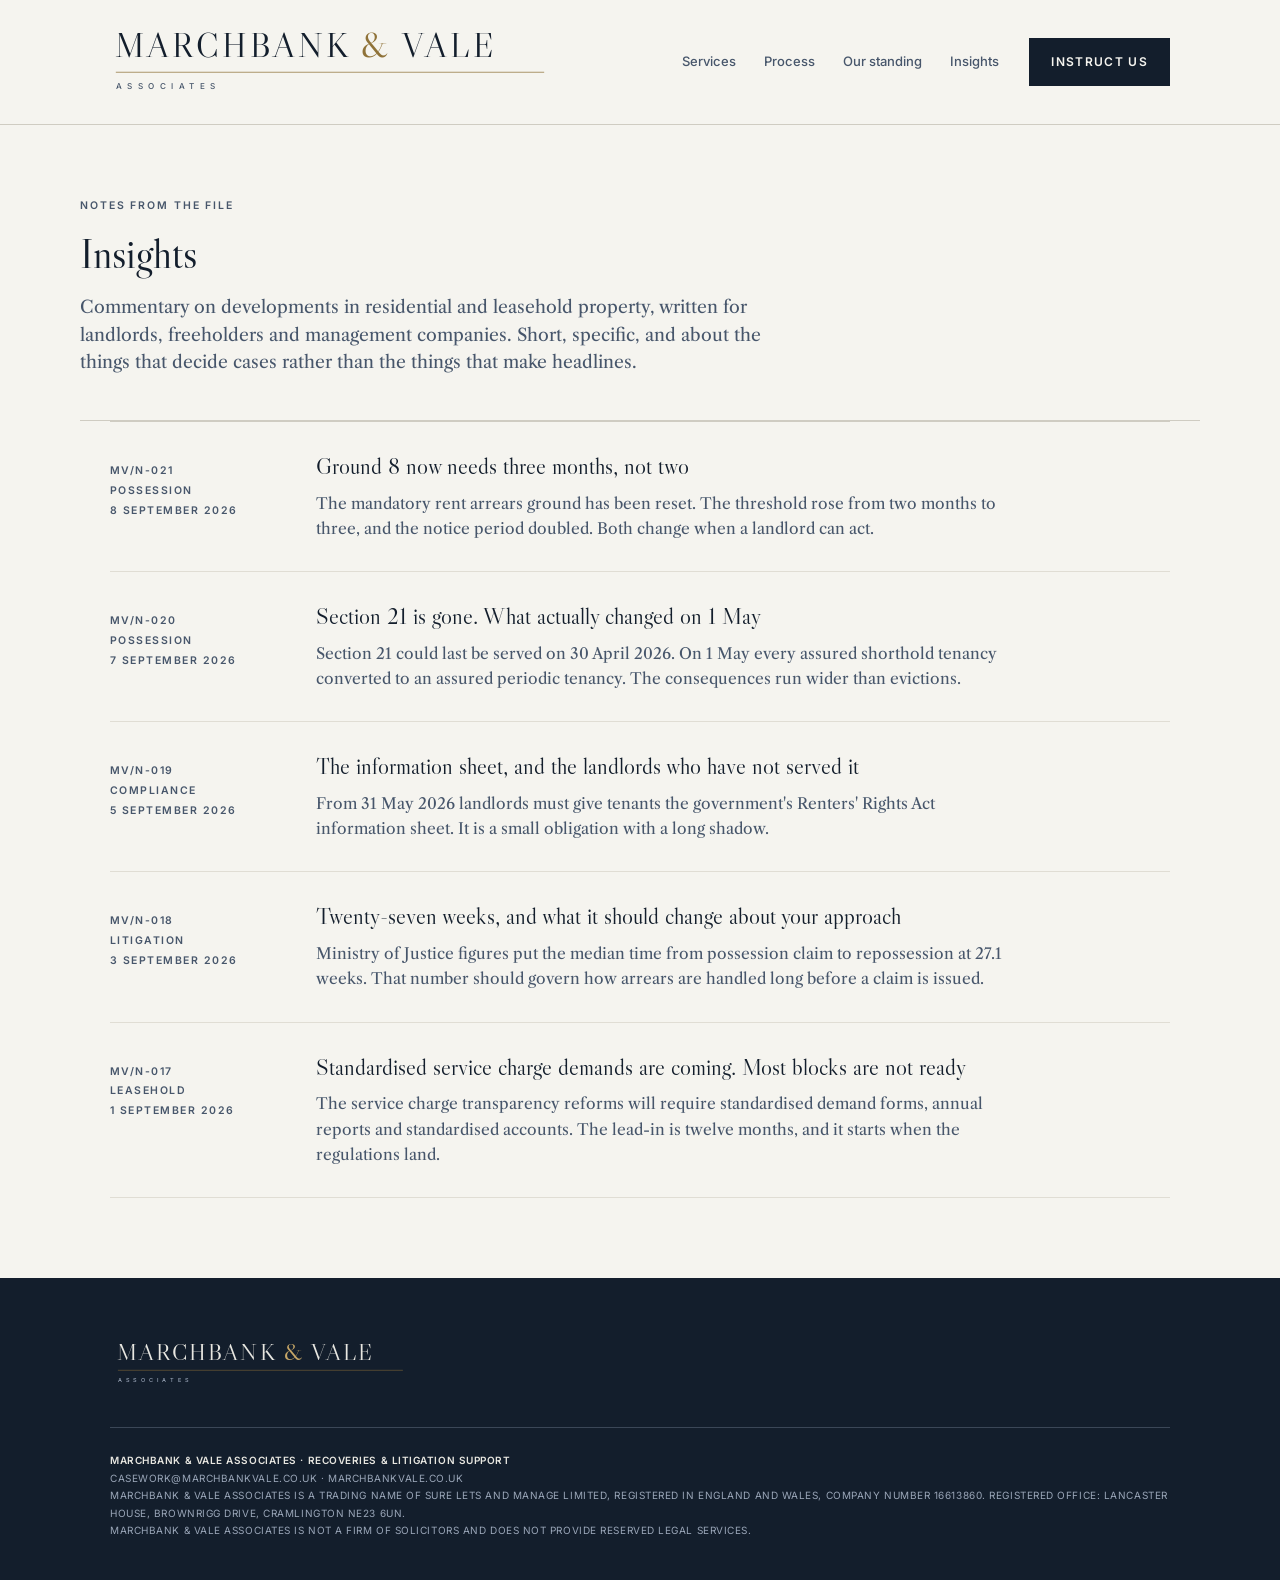
<file: blog/index.html>
<!doctype html>
<html lang="en-GB">
<head>
<meta charset="utf-8">
<meta name="viewport" content="width=device-width,initial-scale=1">
<title>Insights | Marchbank &amp; Vale Associates</title>
<meta name="description" content="Commentary on residential and leasehold property law from Marchbank &amp; Vale Associates.">
<link rel="preconnect" href="https://fonts.googleapis.com">
<link rel="preconnect" href="https://fonts.gstatic.com" crossorigin>
<link rel="stylesheet" href="https://fonts.googleapis.com/css2?family=Libre+Caslon+Display&family=Libre+Caslon+Text:wght@400;700&family=Inter:wght@400;500;600&display=swap">
<link rel="stylesheet" href="../assets/style.css">
</head>
<body>
<header class="mast">
  <div class="wrap mast-in">
    <a class="brand" href="../index.html" aria-label="Marchbank &amp; Vale Associates — home">
      <svg viewBox="0 0 760 150" role="img" aria-label="Marchbank &amp; Vale Associates">
        <text x="8" y="66" style="font-family:'Libre Caslon Display',Georgia,serif;font-size:58px;letter-spacing:5.2px;fill:#131E2C">MARCHBANK <tspan style="fill:#8F7238">&amp;</tspan> VALE</text>
        <line x1="10" y1="92" x2="750" y2="92" stroke="#8F7238" stroke-width="1.25"/>
        <text x="10" y="121" style="font-family:Inter,sans-serif;font-size:14px;font-weight:500;letter-spacing:9.5px;fill:#47566B">ASSOCIATES</text>
      </svg>
    </a>
    <nav class="nav">
      <a href="../index.html#services">Services</a>
      <a href="../index.html#process">Process</a>
      <a href="../index.html#standing">Our standing</a>
      <a href="../blog/index.html">Insights</a>
    </nav>
    <a class="btn" href="../index.html#instruct">Instruct us</a>
  </div>
</header>

<main>
<div class="wrap page-head">
  <p class="lbl">Notes from the file</p>
  <h1>Insights</h1>
  <p class="dek">Commentary on developments in residential and leasehold property, written for landlords, freeholders and management companies. Short, specific, and about the things that decide cases rather than the things that make headlines.</p>
</div>
<div class="wrap">
  <div class="posts"><a class="post-row" href="ground-8-three-months-arrears.html">
  <div class="meta">MV/N-021<br>Possession<br>8 September 2026</div>
  <div><h2>Ground 8 now needs three months, not two</h2><p>The mandatory rent arrears ground has been reset. The threshold rose from two months to three, and the notice period doubled. Both change when a landlord can act.</p></div>
</a><a class="post-row" href="section-21-abolished-what-changed.html">
  <div class="meta">MV/N-020<br>Possession<br>7 September 2026</div>
  <div><h2>Section 21 is gone. What actually changed on 1 May</h2><p>Section 21 could last be served on 30 April 2026. On 1 May every assured shorthold tenancy converted to an assured periodic tenancy. The consequences run wider than evictions.</p></div>
</a><a class="post-row" href="information-sheet-31-may-deadline.html">
  <div class="meta">MV/N-019<br>Compliance<br>5 September 2026</div>
  <div><h2>The information sheet, and the landlords who have not served it</h2><p>From 31 May 2026 landlords must give tenants the government's Renters' Rights Act information sheet. It is a small obligation with a long shadow.</p></div>
</a><a class="post-row" href="court-delays-arrears-strategy.html">
  <div class="meta">MV/N-018<br>Litigation<br>3 September 2026</div>
  <div><h2>Twenty-seven weeks, and what it should change about your approach</h2><p>Ministry of Justice figures put the median time from possession claim to repossession at 27.1 weeks. That number should govern how arrears are handled long before a claim is issued.</p></div>
</a><a class="post-row" href="service-charge-reform-standardised-demands.html">
  <div class="meta">MV/N-017<br>Leasehold<br>1 September 2026</div>
  <div><h2>Standardised service charge demands are coming. Most blocks are not ready</h2><p>The service charge transparency reforms will require standardised demand forms, annual reports and standardised accounts. The lead-in is twelve months, and it starts when the regulations land.</p></div>
</a></div>
</div>
</main>

<footer>
  <div class="wrap">
    <svg class="foot-mark" viewBox="0 0 760 150" role="img" aria-label="Marchbank &amp; Vale Associates">
      <text x="18" y="66" style="font-family:'Libre Caslon Display',Georgia,serif;font-size:58px;letter-spacing:5.2px;fill:#E8E7E1">MARCHBANK <tspan style="fill:#C6A667">&amp;</tspan> VALE</text>
      <line x1="20" y1="92" x2="742" y2="92" stroke="#8F7238" stroke-width="1.25"/>
      <text x="20" y="121" style="font-family:Inter,sans-serif;font-size:14px;font-weight:500;letter-spacing:9.5px;fill:#9AA6B8">ASSOCIATES</text>
    </svg>
    <div class="compliance">
      <span><b>Marchbank &amp; Vale Associates &middot; Recoveries &amp; Litigation Support</b></span>
      <span>casework@marchbankvale.co.uk &middot; marchbankvale.co.uk</span>
      <span>Marchbank &amp; Vale Associates is a trading name of Sure Lets and Manage Limited, registered in England and Wales, company number 16613860. Registered office: Lancaster House, Brownrigg Drive, Cramlington NE23 6UN.</span>
      <span>Marchbank &amp; Vale Associates is not a firm of solicitors and does not provide reserved legal services.</span>
    </div>
  </div>
</footer>
</body>
</html>
</file>
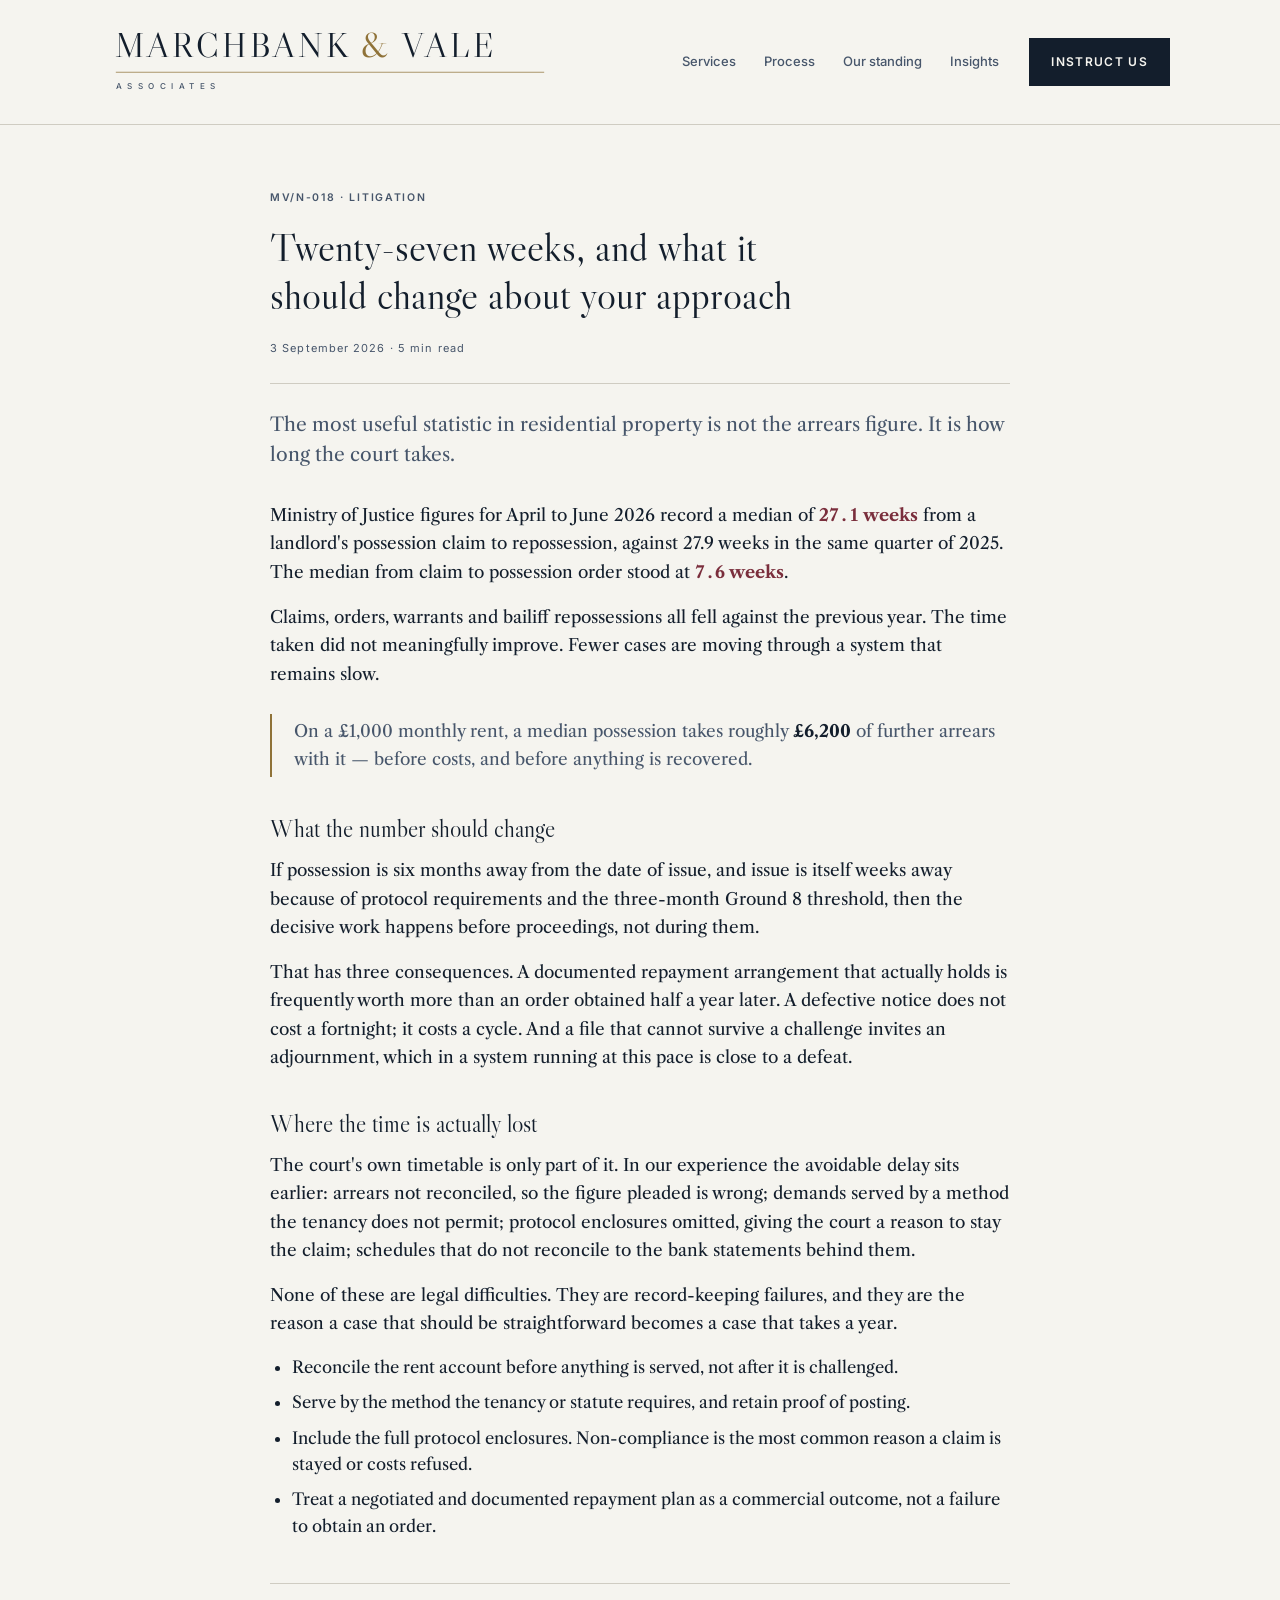
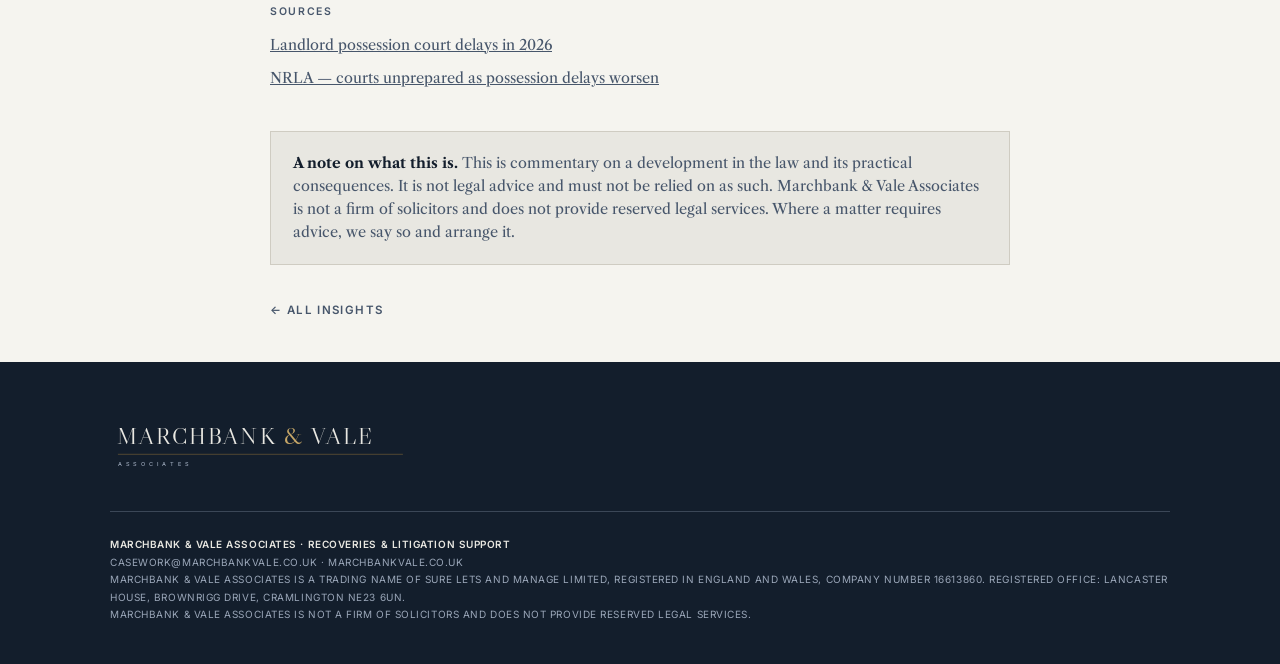
<file: blog/court-delays-arrears-strategy.html>
<!doctype html>
<html lang="en-GB">
<head>
<meta charset="utf-8">
<meta name="viewport" content="width=device-width,initial-scale=1">
<title>Twenty-seven weeks, and what it should change about your approach | Marchbank &amp; Vale Associates</title>
<meta name="description" content="Ministry of Justice figures put the median time from possession claim to repossession at 27.1 weeks. That number should govern how arrears are handled long before a claim is issued.">
<link rel="preconnect" href="https://fonts.googleapis.com">
<link rel="preconnect" href="https://fonts.gstatic.com" crossorigin>
<link rel="stylesheet" href="https://fonts.googleapis.com/css2?family=Libre+Caslon+Display&family=Libre+Caslon+Text:wght@400;700&family=Inter:wght@400;500;600&display=swap">
<link rel="stylesheet" href="../assets/style.css">
</head>
<body>
<header class="mast">
  <div class="wrap mast-in">
    <a class="brand" href="../index.html" aria-label="Marchbank &amp; Vale Associates — home">
      <svg viewBox="0 0 760 150" role="img" aria-label="Marchbank &amp; Vale Associates">
        <text x="8" y="66" style="font-family:'Libre Caslon Display',Georgia,serif;font-size:58px;letter-spacing:5.2px;fill:#131E2C">MARCHBANK <tspan style="fill:#8F7238">&amp;</tspan> VALE</text>
        <line x1="10" y1="92" x2="750" y2="92" stroke="#8F7238" stroke-width="1.25"/>
        <text x="10" y="121" style="font-family:Inter,sans-serif;font-size:14px;font-weight:500;letter-spacing:9.5px;fill:#47566B">ASSOCIATES</text>
      </svg>
    </a>
    <nav class="nav">
      <a href="../index.html#services">Services</a>
      <a href="../index.html#process">Process</a>
      <a href="../index.html#standing">Our standing</a>
      <a href="../blog/index.html">Insights</a>
    </nav>
    <a class="btn" href="../index.html#instruct">Instruct us</a>
  </div>
</header>

<main>
<article class="wrap article">
  <p class="kicker">MV/N-018 &middot; Litigation</p>
  <h1>Twenty-seven weeks, and what it should change about your approach</h1>
  <p class="byline"><time datetime="2026-09-03">3 September 2026</time> &middot; 5 min read</p>
  <p class="standfirst">The most useful statistic in residential property is not the arrears figure. It is how long the court takes.</p>
  <p>Ministry of Justice figures for April to June 2026 record a median of <span class="figure">27.1 weeks</span> from a landlord's possession claim to repossession, against 27.9 weeks in the same quarter of 2025. The median from claim to possession order stood at <span class="figure">7.6 weeks</span>.</p>
<p>Claims, orders, warrants and bailiff repossessions all fell against the previous year. The time taken did not meaningfully improve. Fewer cases are moving through a system that remains slow.</p>
<div class="pull">On a £1,000 monthly rent, a median possession takes roughly <b>£6,200</b> of further arrears with it — before costs, and before anything is recovered.</div>
<h2>What the number should change</h2>
<p>If possession is six months away from the date of issue, and issue is itself weeks away because of protocol requirements and the three-month Ground 8 threshold, then the decisive work happens before proceedings, not during them.</p>
<p>That has three consequences. A documented repayment arrangement that actually holds is frequently worth more than an order obtained half a year later. A defective notice does not cost a fortnight; it costs a cycle. And a file that cannot survive a challenge invites an adjournment, which in a system running at this pace is close to a defeat.</p>
<h2>Where the time is actually lost</h2>
<p>The court's own timetable is only part of it. In our experience the avoidable delay sits earlier: arrears not reconciled, so the figure pleaded is wrong; demands served by a method the tenancy does not permit; protocol enclosures omitted, giving the court a reason to stay the claim; schedules that do not reconcile to the bank statements behind them.</p>
<p>None of these are legal difficulties. They are record-keeping failures, and they are the reason a case that should be straightforward becomes a case that takes a year.</p>
<ul><li>Reconcile the rent account before anything is served, not after it is challenged.</li><li>Serve by the method the tenancy or statute requires, and retain proof of posting.</li><li>Include the full protocol enclosures. Non-compliance is the most common reason a claim is stayed or costs refused.</li><li>Treat a negotiated and documented repayment plan as a commercial outcome, not a failure to obtain an order.</li></ul>
  <div class="sources">
    <h3>Sources</h3>
    <ul><li><a href="https://www.otssolicitors.co.uk/news/landlord-possession-court-delays-2026/" rel="noopener">Landlord possession court delays in 2026</a></li><li><a href="https://www.nrla.org.uk/news/courts-unprepared-for-renters-rights-bill-as-possession-delays-worsen" rel="noopener">NRLA — courts unprepared as possession delays worsen</a></li></ul>
  </div>
  <div class="notice"><b>A note on what this is.</b> This is commentary on a development in the law and its practical consequences. It is not legal advice and must not be relied on as such. Marchbank &amp; Vale Associates is not a firm of solicitors and does not provide reserved legal services. Where a matter requires advice, we say so and arrange it.</div>
  <a class="backlink" href="index.html">&larr; All insights</a>
</article>
</main>

<footer>
  <div class="wrap">
    <svg class="foot-mark" viewBox="0 0 760 150" role="img" aria-label="Marchbank &amp; Vale Associates">
      <text x="18" y="66" style="font-family:'Libre Caslon Display',Georgia,serif;font-size:58px;letter-spacing:5.2px;fill:#E8E7E1">MARCHBANK <tspan style="fill:#C6A667">&amp;</tspan> VALE</text>
      <line x1="20" y1="92" x2="742" y2="92" stroke="#8F7238" stroke-width="1.25"/>
      <text x="20" y="121" style="font-family:Inter,sans-serif;font-size:14px;font-weight:500;letter-spacing:9.5px;fill:#9AA6B8">ASSOCIATES</text>
    </svg>
    <div class="compliance">
      <span><b>Marchbank &amp; Vale Associates &middot; Recoveries &amp; Litigation Support</b></span>
      <span>casework@marchbankvale.co.uk &middot; marchbankvale.co.uk</span>
      <span>Marchbank &amp; Vale Associates is a trading name of Sure Lets and Manage Limited, registered in England and Wales, company number 16613860. Registered office: Lancaster House, Brownrigg Drive, Cramlington NE23 6UN.</span>
      <span>Marchbank &amp; Vale Associates is not a firm of solicitors and does not provide reserved legal services.</span>
    </div>
  </div>
</footer>
</body>
</html>
</file>
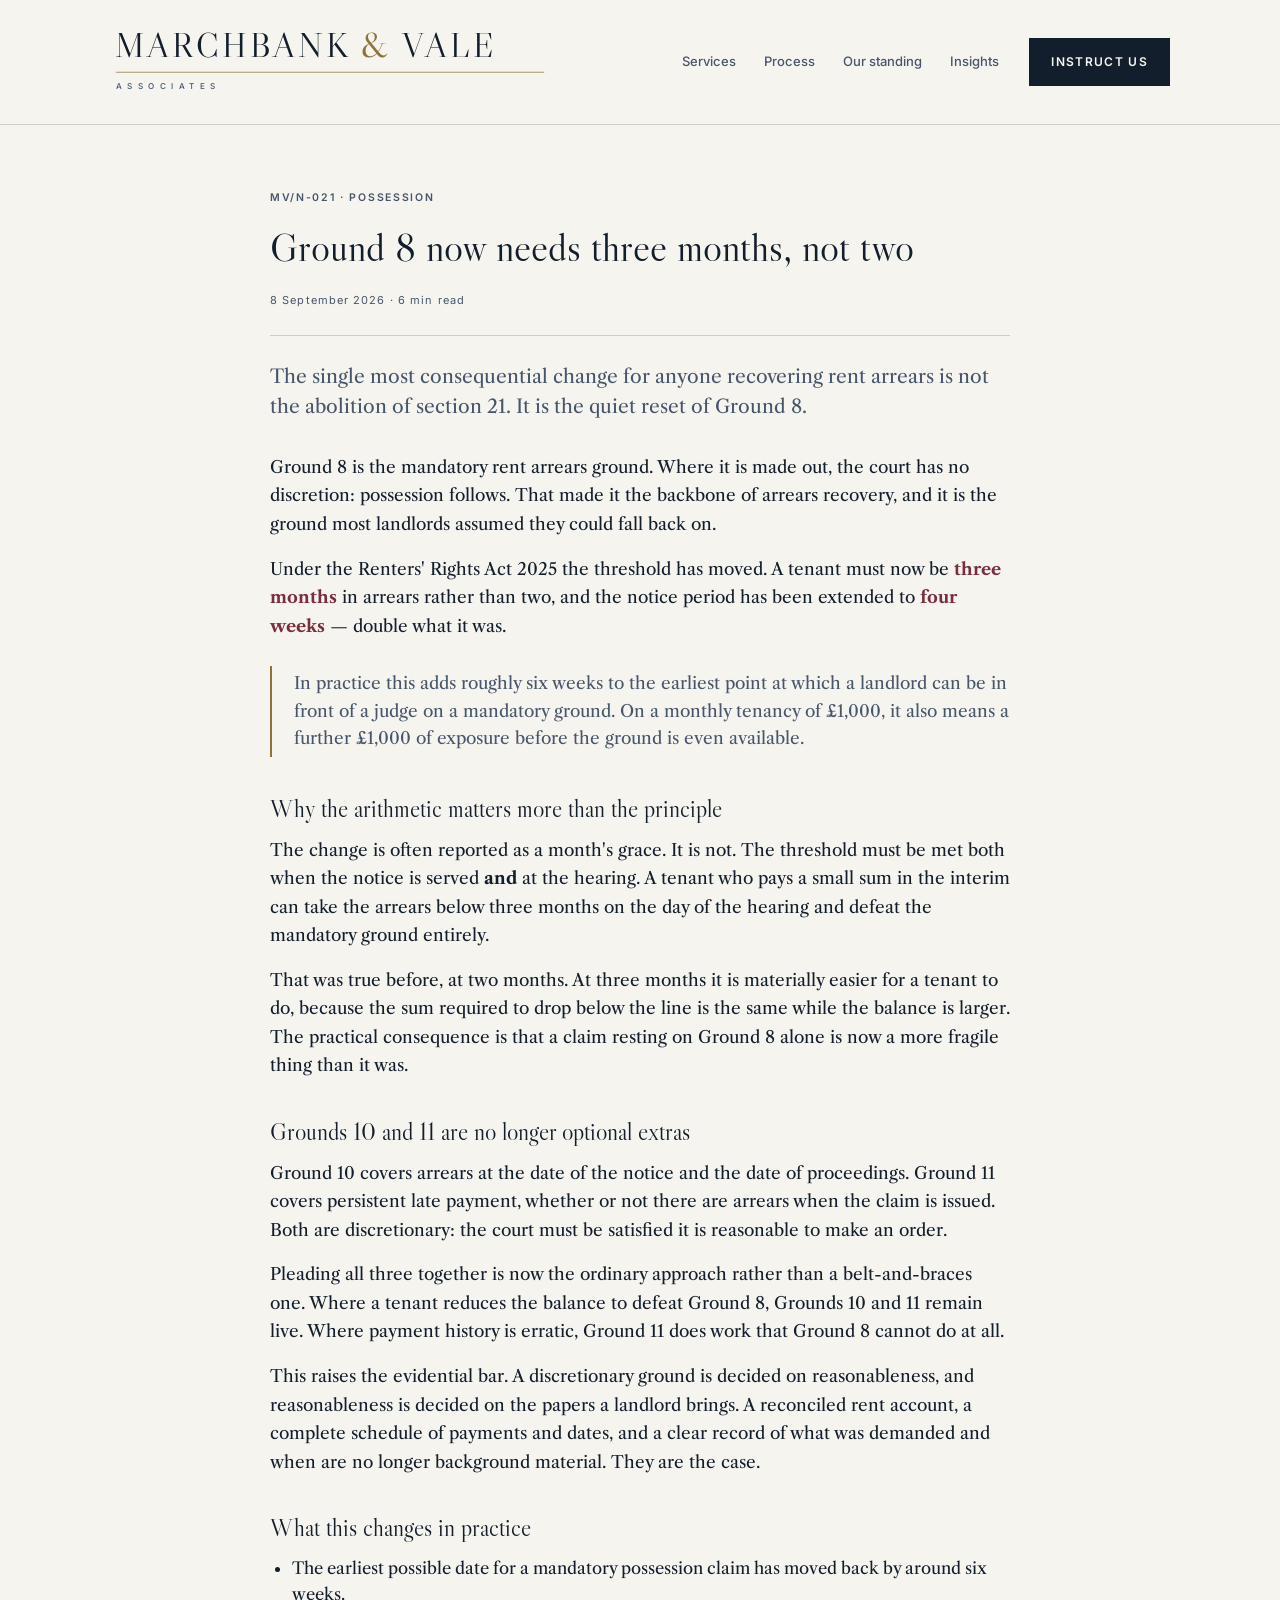
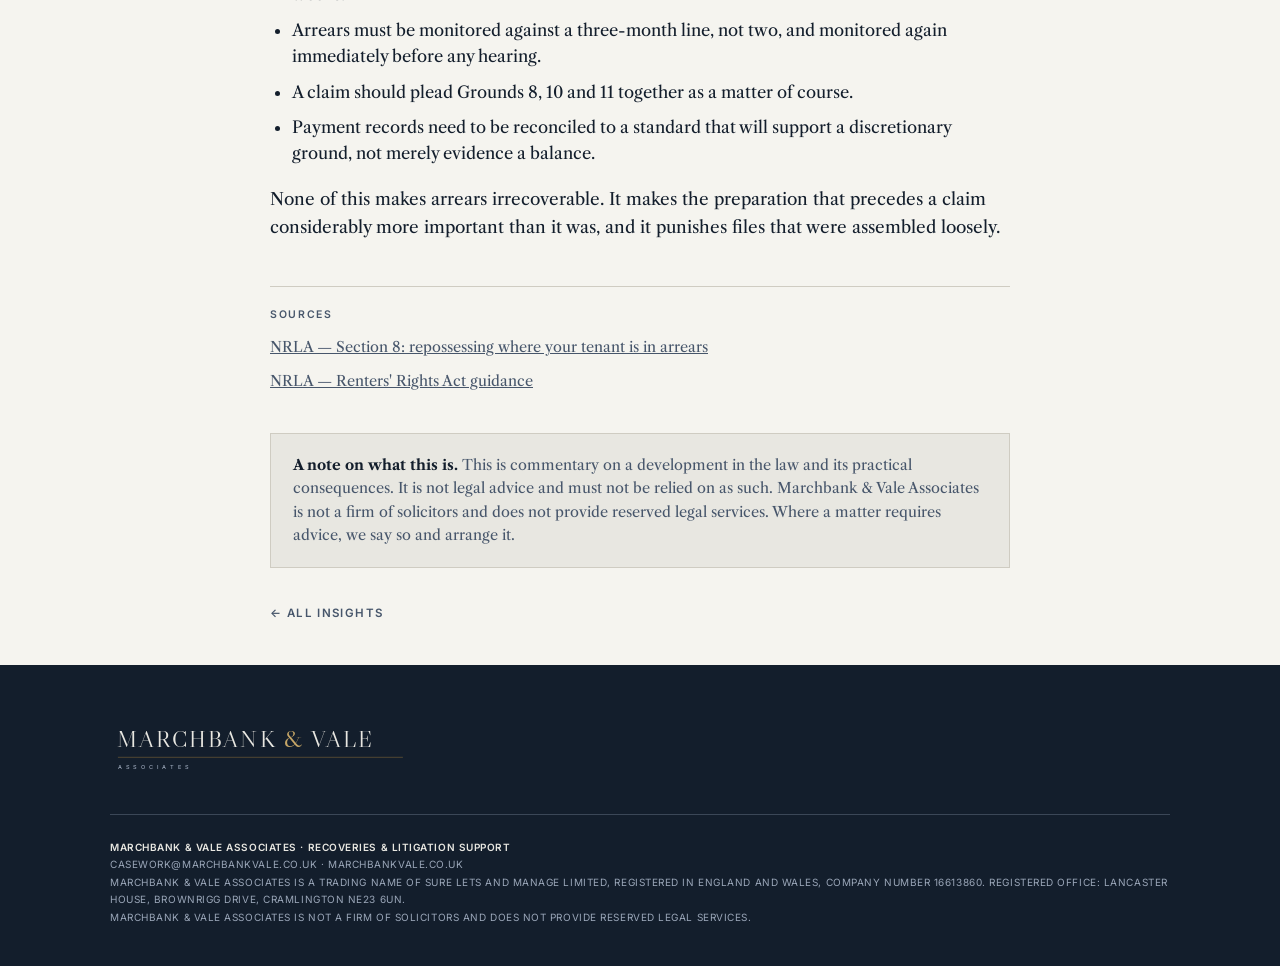
<file: blog/ground-8-three-months-arrears.html>
<!doctype html>
<html lang="en-GB">
<head>
<meta charset="utf-8">
<meta name="viewport" content="width=device-width,initial-scale=1">
<title>Ground 8 now needs three months, not two | Marchbank &amp; Vale Associates</title>
<meta name="description" content="The mandatory rent arrears ground has been reset. The threshold rose from two months to three, and the notice period doubled. Both change when a landlord can act.">
<link rel="preconnect" href="https://fonts.googleapis.com">
<link rel="preconnect" href="https://fonts.gstatic.com" crossorigin>
<link rel="stylesheet" href="https://fonts.googleapis.com/css2?family=Libre+Caslon+Display&family=Libre+Caslon+Text:wght@400;700&family=Inter:wght@400;500;600&display=swap">
<link rel="stylesheet" href="../assets/style.css">
</head>
<body>
<header class="mast">
  <div class="wrap mast-in">
    <a class="brand" href="../index.html" aria-label="Marchbank &amp; Vale Associates — home">
      <svg viewBox="0 0 760 150" role="img" aria-label="Marchbank &amp; Vale Associates">
        <text x="8" y="66" style="font-family:'Libre Caslon Display',Georgia,serif;font-size:58px;letter-spacing:5.2px;fill:#131E2C">MARCHBANK <tspan style="fill:#8F7238">&amp;</tspan> VALE</text>
        <line x1="10" y1="92" x2="750" y2="92" stroke="#8F7238" stroke-width="1.25"/>
        <text x="10" y="121" style="font-family:Inter,sans-serif;font-size:14px;font-weight:500;letter-spacing:9.5px;fill:#47566B">ASSOCIATES</text>
      </svg>
    </a>
    <nav class="nav">
      <a href="../index.html#services">Services</a>
      <a href="../index.html#process">Process</a>
      <a href="../index.html#standing">Our standing</a>
      <a href="../blog/index.html">Insights</a>
    </nav>
    <a class="btn" href="../index.html#instruct">Instruct us</a>
  </div>
</header>

<main>
<article class="wrap article">
  <p class="kicker">MV/N-021 &middot; Possession</p>
  <h1>Ground 8 now needs three months, not two</h1>
  <p class="byline"><time datetime="2026-09-08">8 September 2026</time> &middot; 6 min read</p>
  <p class="standfirst">The single most consequential change for anyone recovering rent arrears is not the abolition of section 21. It is the quiet reset of Ground 8.</p>
  <p>Ground 8 is the mandatory rent arrears ground. Where it is made out, the court has no discretion: possession follows. That made it the backbone of arrears recovery, and it is the ground most landlords assumed they could fall back on.</p>
<p>Under the Renters' Rights Act 2025 the threshold has moved. A tenant must now be <span class="figure">three months</span> in arrears rather than two, and the notice period has been extended to <span class="figure">four weeks</span> — double what it was.</p>
<div class="pull">In practice this adds roughly six weeks to the earliest point at which a landlord can be in front of a judge on a mandatory ground. On a monthly tenancy of £1,000, it also means a further £1,000 of exposure before the ground is even available.</div>
<h2>Why the arithmetic matters more than the principle</h2>
<p>The change is often reported as a month's grace. It is not. The threshold must be met both when the notice is served <em>and</em> at the hearing. A tenant who pays a small sum in the interim can take the arrears below three months on the day of the hearing and defeat the mandatory ground entirely.</p>
<p>That was true before, at two months. At three months it is materially easier for a tenant to do, because the sum required to drop below the line is the same while the balance is larger. The practical consequence is that a claim resting on Ground 8 alone is now a more fragile thing than it was.</p>
<h2>Grounds 10 and 11 are no longer optional extras</h2>
<p>Ground 10 covers arrears at the date of the notice and the date of proceedings. Ground 11 covers persistent late payment, whether or not there are arrears when the claim is issued. Both are discretionary: the court must be satisfied it is reasonable to make an order.</p>
<p>Pleading all three together is now the ordinary approach rather than a belt-and-braces one. Where a tenant reduces the balance to defeat Ground 8, Grounds 10 and 11 remain live. Where payment history is erratic, Ground 11 does work that Ground 8 cannot do at all.</p>
<p>This raises the evidential bar. A discretionary ground is decided on reasonableness, and reasonableness is decided on the papers a landlord brings. A reconciled rent account, a complete schedule of payments and dates, and a clear record of what was demanded and when are no longer background material. They are the case.</p>
<h2>What this changes in practice</h2>
<ul><li>The earliest possible date for a mandatory possession claim has moved back by around six weeks.</li><li>Arrears must be monitored against a three-month line, not two, and monitored again immediately before any hearing.</li><li>A claim should plead Grounds 8, 10 and 11 together as a matter of course.</li><li>Payment records need to be reconciled to a standard that will support a discretionary ground, not merely evidence a balance.</li></ul>
<p>None of this makes arrears irrecoverable. It makes the preparation that precedes a claim considerably more important than it was, and it punishes files that were assembled loosely.</p>
  <div class="sources">
    <h3>Sources</h3>
    <ul><li><a href="https://www.nrla.org.uk/news/section-eight-rent-arrears-grounds" rel="noopener">NRLA — Section 8: repossessing where your tenant is in arrears</a></li><li><a href="https://www.nrla.org.uk/resources/renters-rights" rel="noopener">NRLA — Renters&#x27; Rights Act guidance</a></li></ul>
  </div>
  <div class="notice"><b>A note on what this is.</b> This is commentary on a development in the law and its practical consequences. It is not legal advice and must not be relied on as such. Marchbank &amp; Vale Associates is not a firm of solicitors and does not provide reserved legal services. Where a matter requires advice, we say so and arrange it.</div>
  <a class="backlink" href="index.html">&larr; All insights</a>
</article>
</main>

<footer>
  <div class="wrap">
    <svg class="foot-mark" viewBox="0 0 760 150" role="img" aria-label="Marchbank &amp; Vale Associates">
      <text x="18" y="66" style="font-family:'Libre Caslon Display',Georgia,serif;font-size:58px;letter-spacing:5.2px;fill:#E8E7E1">MARCHBANK <tspan style="fill:#C6A667">&amp;</tspan> VALE</text>
      <line x1="20" y1="92" x2="742" y2="92" stroke="#8F7238" stroke-width="1.25"/>
      <text x="20" y="121" style="font-family:Inter,sans-serif;font-size:14px;font-weight:500;letter-spacing:9.5px;fill:#9AA6B8">ASSOCIATES</text>
    </svg>
    <div class="compliance">
      <span><b>Marchbank &amp; Vale Associates &middot; Recoveries &amp; Litigation Support</b></span>
      <span>casework@marchbankvale.co.uk &middot; marchbankvale.co.uk</span>
      <span>Marchbank &amp; Vale Associates is a trading name of Sure Lets and Manage Limited, registered in England and Wales, company number 16613860. Registered office: Lancaster House, Brownrigg Drive, Cramlington NE23 6UN.</span>
      <span>Marchbank &amp; Vale Associates is not a firm of solicitors and does not provide reserved legal services.</span>
    </div>
  </div>
</footer>
</body>
</html>
</file>
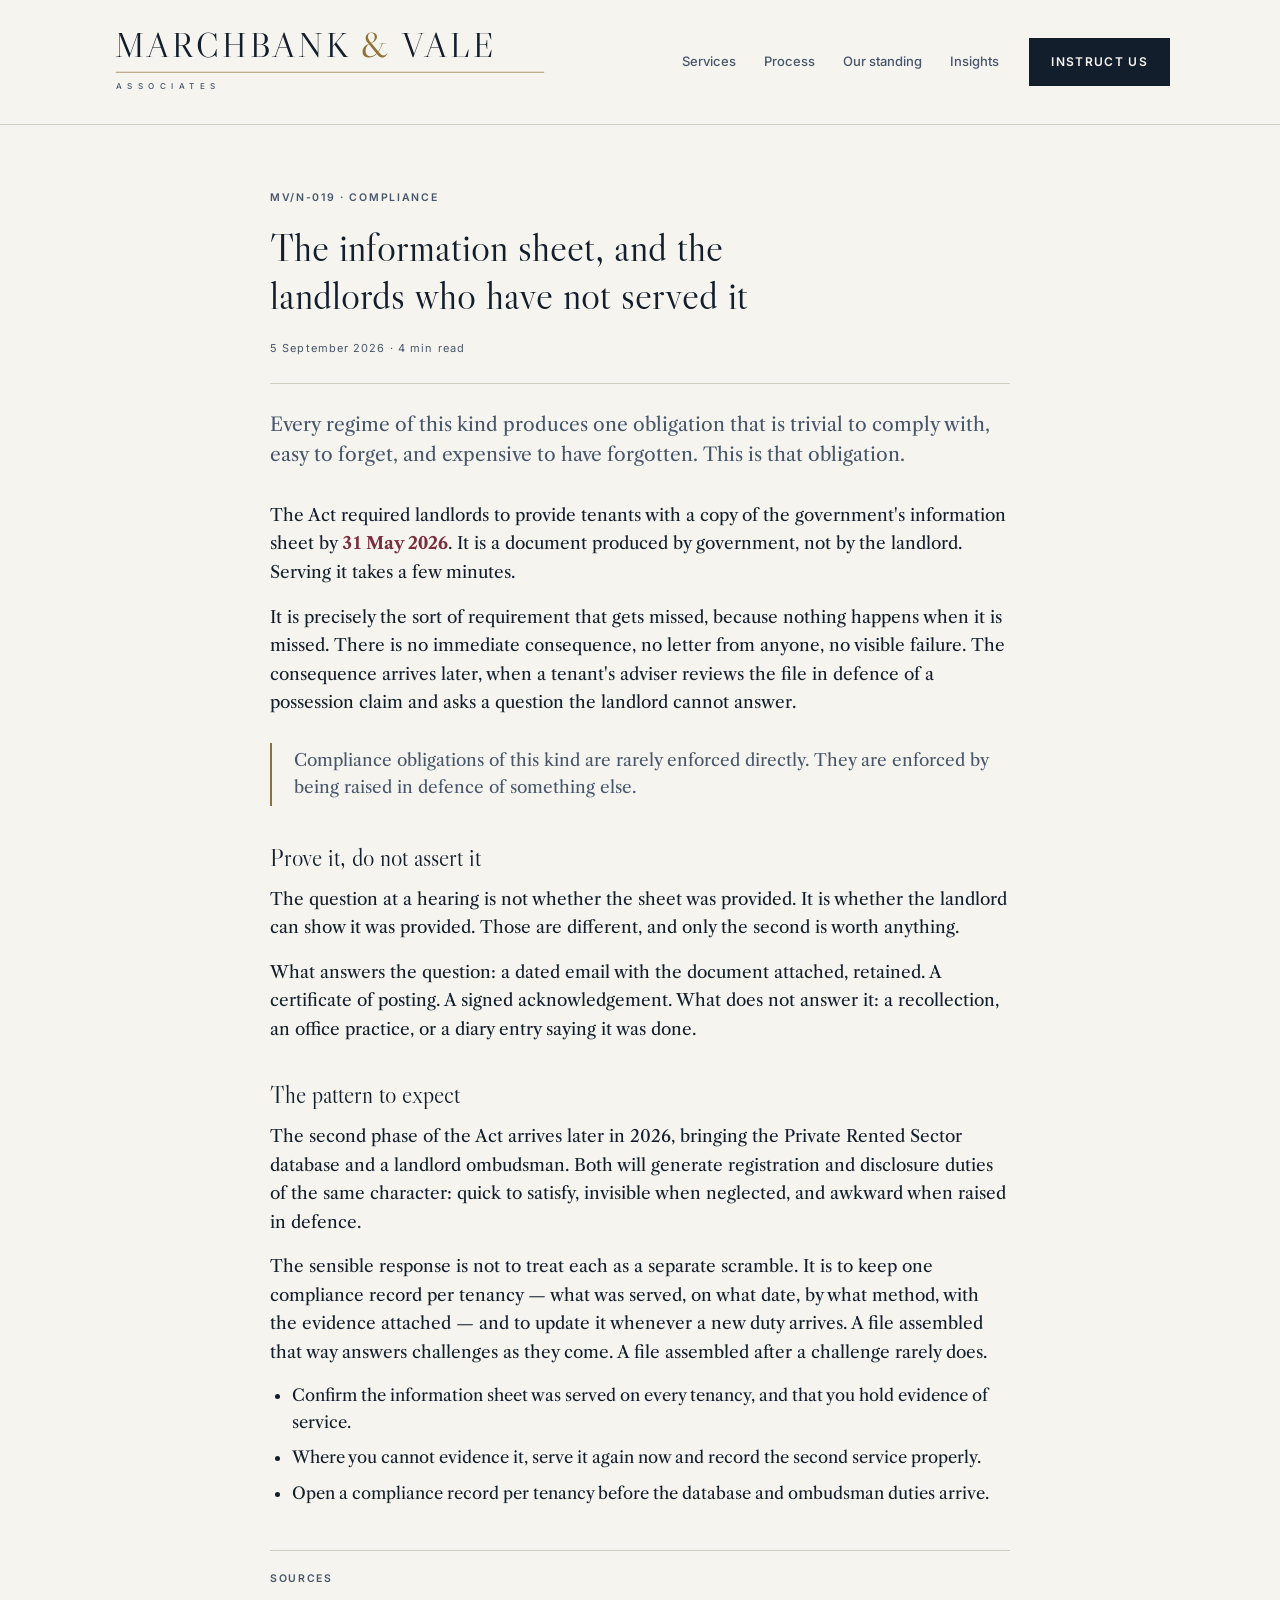
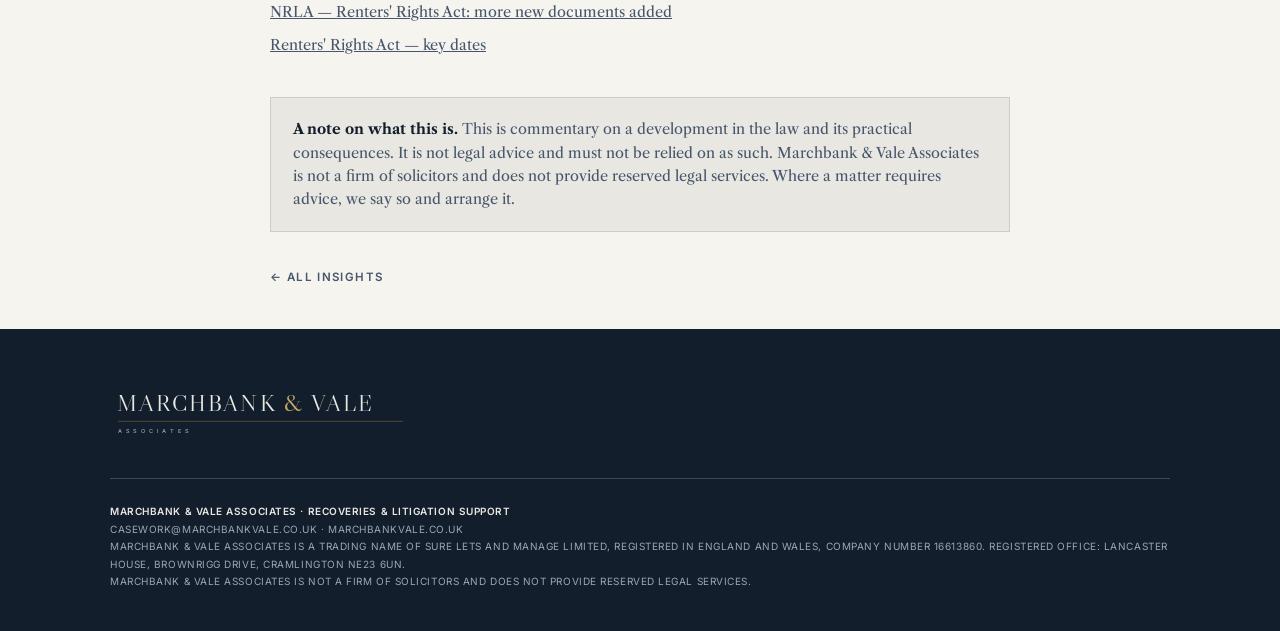
<file: blog/information-sheet-31-may-deadline.html>
<!doctype html>
<html lang="en-GB">
<head>
<meta charset="utf-8">
<meta name="viewport" content="width=device-width,initial-scale=1">
<title>The information sheet, and the landlords who have not served it | Marchbank &amp; Vale Associates</title>
<meta name="description" content="From 31 May 2026 landlords must give tenants the government&#x27;s Renters&#x27; Rights Act information sheet. It is a small obligation with a long shadow.">
<link rel="preconnect" href="https://fonts.googleapis.com">
<link rel="preconnect" href="https://fonts.gstatic.com" crossorigin>
<link rel="stylesheet" href="https://fonts.googleapis.com/css2?family=Libre+Caslon+Display&family=Libre+Caslon+Text:wght@400;700&family=Inter:wght@400;500;600&display=swap">
<link rel="stylesheet" href="../assets/style.css">
</head>
<body>
<header class="mast">
  <div class="wrap mast-in">
    <a class="brand" href="../index.html" aria-label="Marchbank &amp; Vale Associates — home">
      <svg viewBox="0 0 760 150" role="img" aria-label="Marchbank &amp; Vale Associates">
        <text x="8" y="66" style="font-family:'Libre Caslon Display',Georgia,serif;font-size:58px;letter-spacing:5.2px;fill:#131E2C">MARCHBANK <tspan style="fill:#8F7238">&amp;</tspan> VALE</text>
        <line x1="10" y1="92" x2="750" y2="92" stroke="#8F7238" stroke-width="1.25"/>
        <text x="10" y="121" style="font-family:Inter,sans-serif;font-size:14px;font-weight:500;letter-spacing:9.5px;fill:#47566B">ASSOCIATES</text>
      </svg>
    </a>
    <nav class="nav">
      <a href="../index.html#services">Services</a>
      <a href="../index.html#process">Process</a>
      <a href="../index.html#standing">Our standing</a>
      <a href="../blog/index.html">Insights</a>
    </nav>
    <a class="btn" href="../index.html#instruct">Instruct us</a>
  </div>
</header>

<main>
<article class="wrap article">
  <p class="kicker">MV/N-019 &middot; Compliance</p>
  <h1>The information sheet, and the landlords who have not served it</h1>
  <p class="byline"><time datetime="2026-09-05">5 September 2026</time> &middot; 4 min read</p>
  <p class="standfirst">Every regime of this kind produces one obligation that is trivial to comply with, easy to forget, and expensive to have forgotten. This is that obligation.</p>
  <p>The Act required landlords to provide tenants with a copy of the government's information sheet by <span class="figure">31 May 2026</span>. It is a document produced by government, not by the landlord. Serving it takes a few minutes.</p>
<p>It is precisely the sort of requirement that gets missed, because nothing happens when it is missed. There is no immediate consequence, no letter from anyone, no visible failure. The consequence arrives later, when a tenant's adviser reviews the file in defence of a possession claim and asks a question the landlord cannot answer.</p>
<div class="pull">Compliance obligations of this kind are rarely enforced directly. They are enforced by being raised in defence of something else.</div>
<h2>Prove it, do not assert it</h2>
<p>The question at a hearing is not whether the sheet was provided. It is whether the landlord can show it was provided. Those are different, and only the second is worth anything.</p>
<p>What answers the question: a dated email with the document attached, retained. A certificate of posting. A signed acknowledgement. What does not answer it: a recollection, an office practice, or a diary entry saying it was done.</p>
<h2>The pattern to expect</h2>
<p>The second phase of the Act arrives later in 2026, bringing the Private Rented Sector database and a landlord ombudsman. Both will generate registration and disclosure duties of the same character: quick to satisfy, invisible when neglected, and awkward when raised in defence.</p>
<p>The sensible response is not to treat each as a separate scramble. It is to keep one compliance record per tenancy — what was served, on what date, by what method, with the evidence attached — and to update it whenever a new duty arrives. A file assembled that way answers challenges as they come. A file assembled after a challenge rarely does.</p>
<ul><li>Confirm the information sheet was served on every tenancy, and that you hold evidence of service.</li><li>Where you cannot evidence it, serve it again now and record the second service properly.</li><li>Open a compliance record per tenancy before the database and ombudsman duties arrive.</li></ul>
  <div class="sources">
    <h3>Sources</h3>
    <ul><li><a href="https://www.nrla.org.uk/news/renters-rent-act-countdown-to-commencement-more-new-documents" rel="noopener">NRLA — Renters&#x27; Rights Act: more new documents added</a></li><li><a href="https://osborneslaw.com/blog/section-21-abolition-key-dates/" rel="noopener">Renters&#x27; Rights Act — key dates</a></li></ul>
  </div>
  <div class="notice"><b>A note on what this is.</b> This is commentary on a development in the law and its practical consequences. It is not legal advice and must not be relied on as such. Marchbank &amp; Vale Associates is not a firm of solicitors and does not provide reserved legal services. Where a matter requires advice, we say so and arrange it.</div>
  <a class="backlink" href="index.html">&larr; All insights</a>
</article>
</main>

<footer>
  <div class="wrap">
    <svg class="foot-mark" viewBox="0 0 760 150" role="img" aria-label="Marchbank &amp; Vale Associates">
      <text x="18" y="66" style="font-family:'Libre Caslon Display',Georgia,serif;font-size:58px;letter-spacing:5.2px;fill:#E8E7E1">MARCHBANK <tspan style="fill:#C6A667">&amp;</tspan> VALE</text>
      <line x1="20" y1="92" x2="742" y2="92" stroke="#8F7238" stroke-width="1.25"/>
      <text x="20" y="121" style="font-family:Inter,sans-serif;font-size:14px;font-weight:500;letter-spacing:9.5px;fill:#9AA6B8">ASSOCIATES</text>
    </svg>
    <div class="compliance">
      <span><b>Marchbank &amp; Vale Associates &middot; Recoveries &amp; Litigation Support</b></span>
      <span>casework@marchbankvale.co.uk &middot; marchbankvale.co.uk</span>
      <span>Marchbank &amp; Vale Associates is a trading name of Sure Lets and Manage Limited, registered in England and Wales, company number 16613860. Registered office: Lancaster House, Brownrigg Drive, Cramlington NE23 6UN.</span>
      <span>Marchbank &amp; Vale Associates is not a firm of solicitors and does not provide reserved legal services.</span>
    </div>
  </div>
</footer>
</body>
</html>
</file>
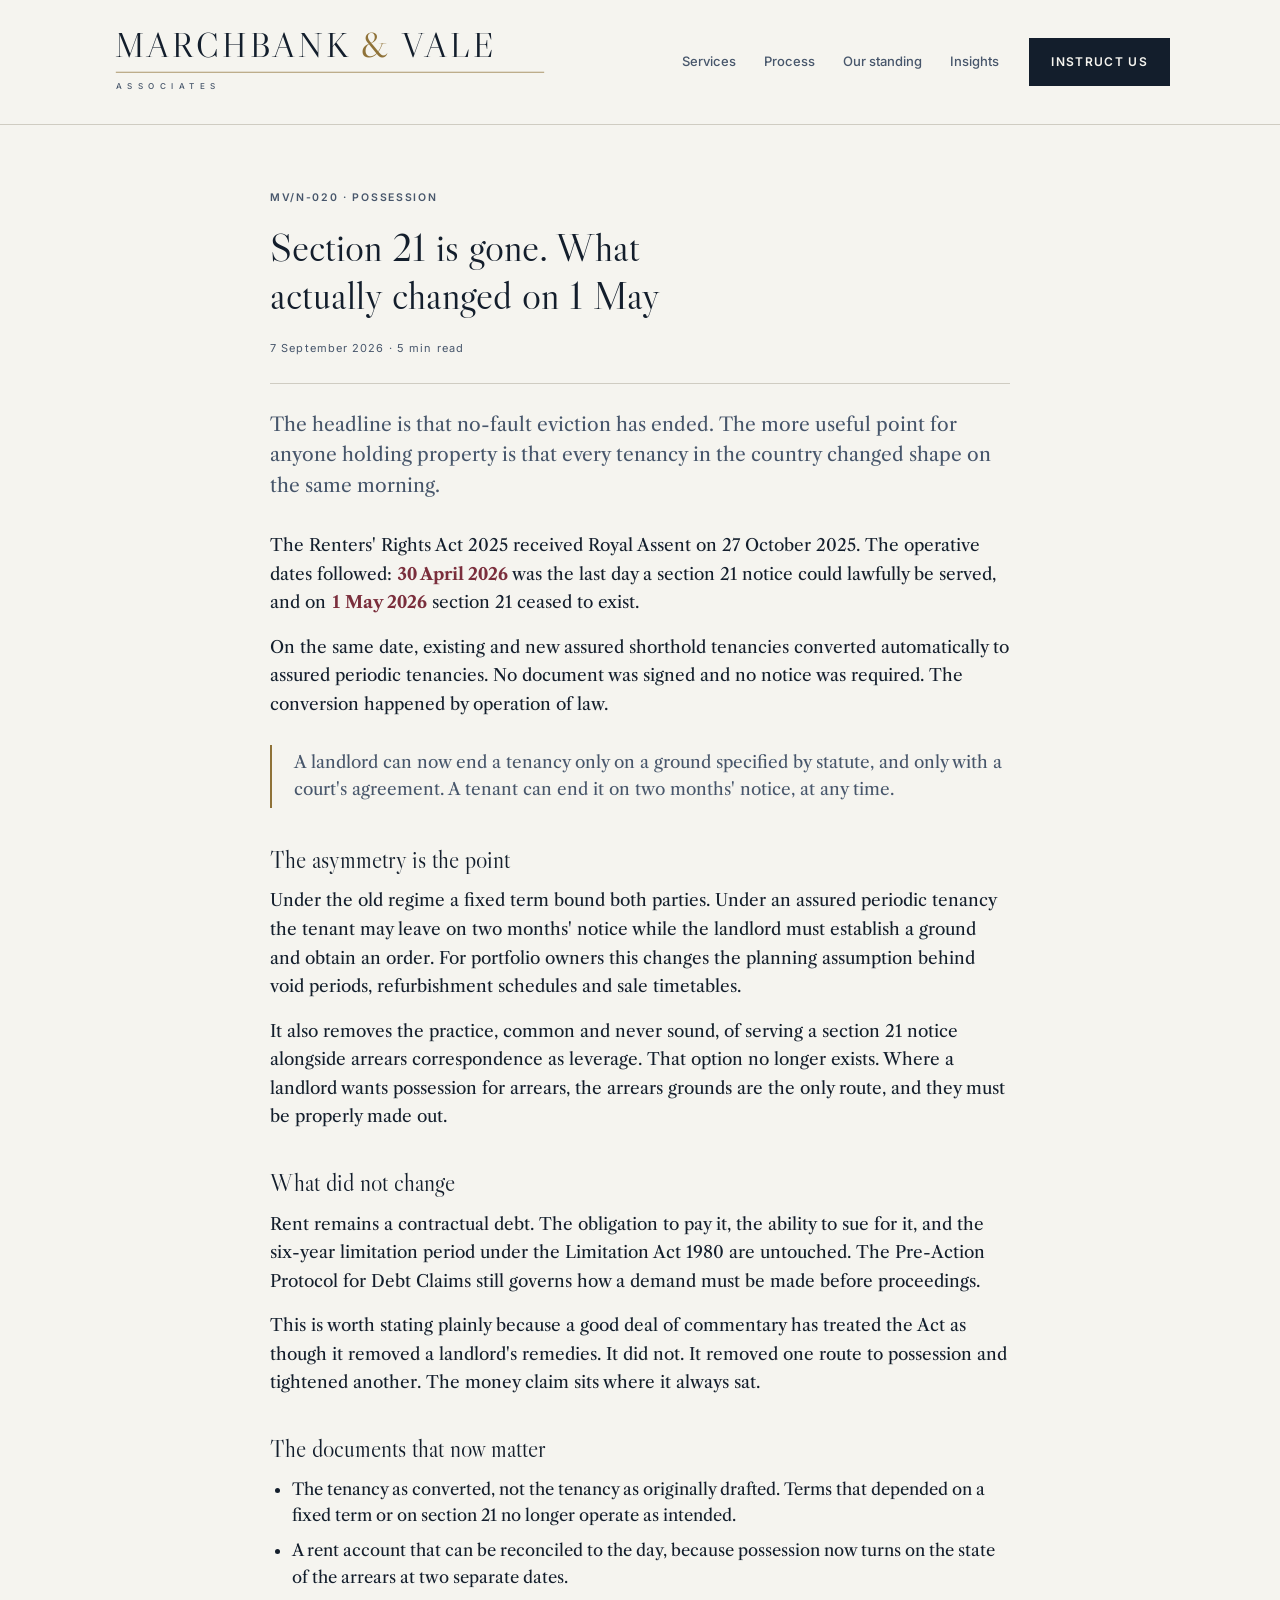
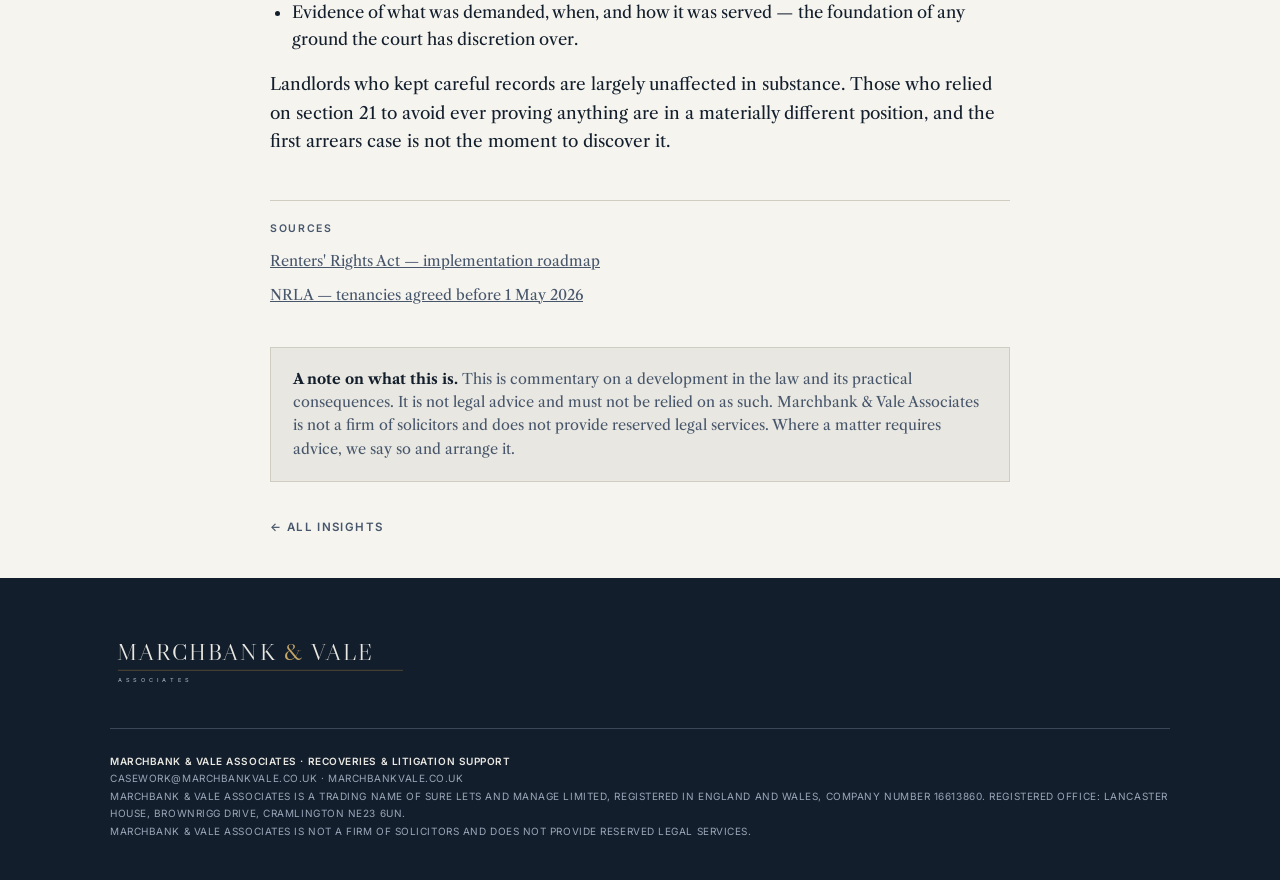
<file: blog/section-21-abolished-what-changed.html>
<!doctype html>
<html lang="en-GB">
<head>
<meta charset="utf-8">
<meta name="viewport" content="width=device-width,initial-scale=1">
<title>Section 21 is gone. What actually changed on 1 May | Marchbank &amp; Vale Associates</title>
<meta name="description" content="Section 21 could last be served on 30 April 2026. On 1 May every assured shorthold tenancy converted to an assured periodic tenancy. The consequences run wider than evictions.">
<link rel="preconnect" href="https://fonts.googleapis.com">
<link rel="preconnect" href="https://fonts.gstatic.com" crossorigin>
<link rel="stylesheet" href="https://fonts.googleapis.com/css2?family=Libre+Caslon+Display&family=Libre+Caslon+Text:wght@400;700&family=Inter:wght@400;500;600&display=swap">
<link rel="stylesheet" href="../assets/style.css">
</head>
<body>
<header class="mast">
  <div class="wrap mast-in">
    <a class="brand" href="../index.html" aria-label="Marchbank &amp; Vale Associates — home">
      <svg viewBox="0 0 760 150" role="img" aria-label="Marchbank &amp; Vale Associates">
        <text x="8" y="66" style="font-family:'Libre Caslon Display',Georgia,serif;font-size:58px;letter-spacing:5.2px;fill:#131E2C">MARCHBANK <tspan style="fill:#8F7238">&amp;</tspan> VALE</text>
        <line x1="10" y1="92" x2="750" y2="92" stroke="#8F7238" stroke-width="1.25"/>
        <text x="10" y="121" style="font-family:Inter,sans-serif;font-size:14px;font-weight:500;letter-spacing:9.5px;fill:#47566B">ASSOCIATES</text>
      </svg>
    </a>
    <nav class="nav">
      <a href="../index.html#services">Services</a>
      <a href="../index.html#process">Process</a>
      <a href="../index.html#standing">Our standing</a>
      <a href="../blog/index.html">Insights</a>
    </nav>
    <a class="btn" href="../index.html#instruct">Instruct us</a>
  </div>
</header>

<main>
<article class="wrap article">
  <p class="kicker">MV/N-020 &middot; Possession</p>
  <h1>Section 21 is gone. What actually changed on 1 May</h1>
  <p class="byline"><time datetime="2026-09-07">7 September 2026</time> &middot; 5 min read</p>
  <p class="standfirst">The headline is that no-fault eviction has ended. The more useful point for anyone holding property is that every tenancy in the country changed shape on the same morning.</p>
  <p>The Renters' Rights Act 2025 received Royal Assent on 27 October 2025. The operative dates followed: <span class="figure">30 April 2026</span> was the last day a section 21 notice could lawfully be served, and on <span class="figure">1 May 2026</span> section 21 ceased to exist.</p>
<p>On the same date, existing and new assured shorthold tenancies converted automatically to assured periodic tenancies. No document was signed and no notice was required. The conversion happened by operation of law.</p>
<div class="pull">A landlord can now end a tenancy only on a ground specified by statute, and only with a court's agreement. A tenant can end it on two months' notice, at any time.</div>
<h2>The asymmetry is the point</h2>
<p>Under the old regime a fixed term bound both parties. Under an assured periodic tenancy the tenant may leave on two months' notice while the landlord must establish a ground and obtain an order. For portfolio owners this changes the planning assumption behind void periods, refurbishment schedules and sale timetables.</p>
<p>It also removes the practice, common and never sound, of serving a section 21 notice alongside arrears correspondence as leverage. That option no longer exists. Where a landlord wants possession for arrears, the arrears grounds are the only route, and they must be properly made out.</p>
<h2>What did not change</h2>
<p>Rent remains a contractual debt. The obligation to pay it, the ability to sue for it, and the six-year limitation period under the Limitation Act 1980 are untouched. The Pre-Action Protocol for Debt Claims still governs how a demand must be made before proceedings.</p>
<p>This is worth stating plainly because a good deal of commentary has treated the Act as though it removed a landlord's remedies. It did not. It removed one route to possession and tightened another. The money claim sits where it always sat.</p>
<h2>The documents that now matter</h2>
<ul><li>The tenancy as converted, not the tenancy as originally drafted. Terms that depended on a fixed term or on section 21 no longer operate as intended.</li><li>A rent account that can be reconciled to the day, because possession now turns on the state of the arrears at two separate dates.</li><li>Evidence of what was demanded, when, and how it was served — the foundation of any ground the court has discretion over.</li></ul>
<p>Landlords who kept careful records are largely unaffected in substance. Those who relied on section 21 to avoid ever proving anything are in a materially different position, and the first arrears case is not the moment to discover it.</p>
  <div class="sources">
    <h3>Sources</h3>
    <ul><li><a href="https://www.hlc.com/en/publications/renters-rights-act-implementation-roadmap-now-published" rel="noopener">Renters&#x27; Rights Act — implementation roadmap</a></li><li><a href="https://www.nrla.org.uk/resources/renters-rights/existing-tenancies-renters-rights-act" rel="noopener">NRLA — tenancies agreed before 1 May 2026</a></li></ul>
  </div>
  <div class="notice"><b>A note on what this is.</b> This is commentary on a development in the law and its practical consequences. It is not legal advice and must not be relied on as such. Marchbank &amp; Vale Associates is not a firm of solicitors and does not provide reserved legal services. Where a matter requires advice, we say so and arrange it.</div>
  <a class="backlink" href="index.html">&larr; All insights</a>
</article>
</main>

<footer>
  <div class="wrap">
    <svg class="foot-mark" viewBox="0 0 760 150" role="img" aria-label="Marchbank &amp; Vale Associates">
      <text x="18" y="66" style="font-family:'Libre Caslon Display',Georgia,serif;font-size:58px;letter-spacing:5.2px;fill:#E8E7E1">MARCHBANK <tspan style="fill:#C6A667">&amp;</tspan> VALE</text>
      <line x1="20" y1="92" x2="742" y2="92" stroke="#8F7238" stroke-width="1.25"/>
      <text x="20" y="121" style="font-family:Inter,sans-serif;font-size:14px;font-weight:500;letter-spacing:9.5px;fill:#9AA6B8">ASSOCIATES</text>
    </svg>
    <div class="compliance">
      <span><b>Marchbank &amp; Vale Associates &middot; Recoveries &amp; Litigation Support</b></span>
      <span>casework@marchbankvale.co.uk &middot; marchbankvale.co.uk</span>
      <span>Marchbank &amp; Vale Associates is a trading name of Sure Lets and Manage Limited, registered in England and Wales, company number 16613860. Registered office: Lancaster House, Brownrigg Drive, Cramlington NE23 6UN.</span>
      <span>Marchbank &amp; Vale Associates is not a firm of solicitors and does not provide reserved legal services.</span>
    </div>
  </div>
</footer>
</body>
</html>
</file>
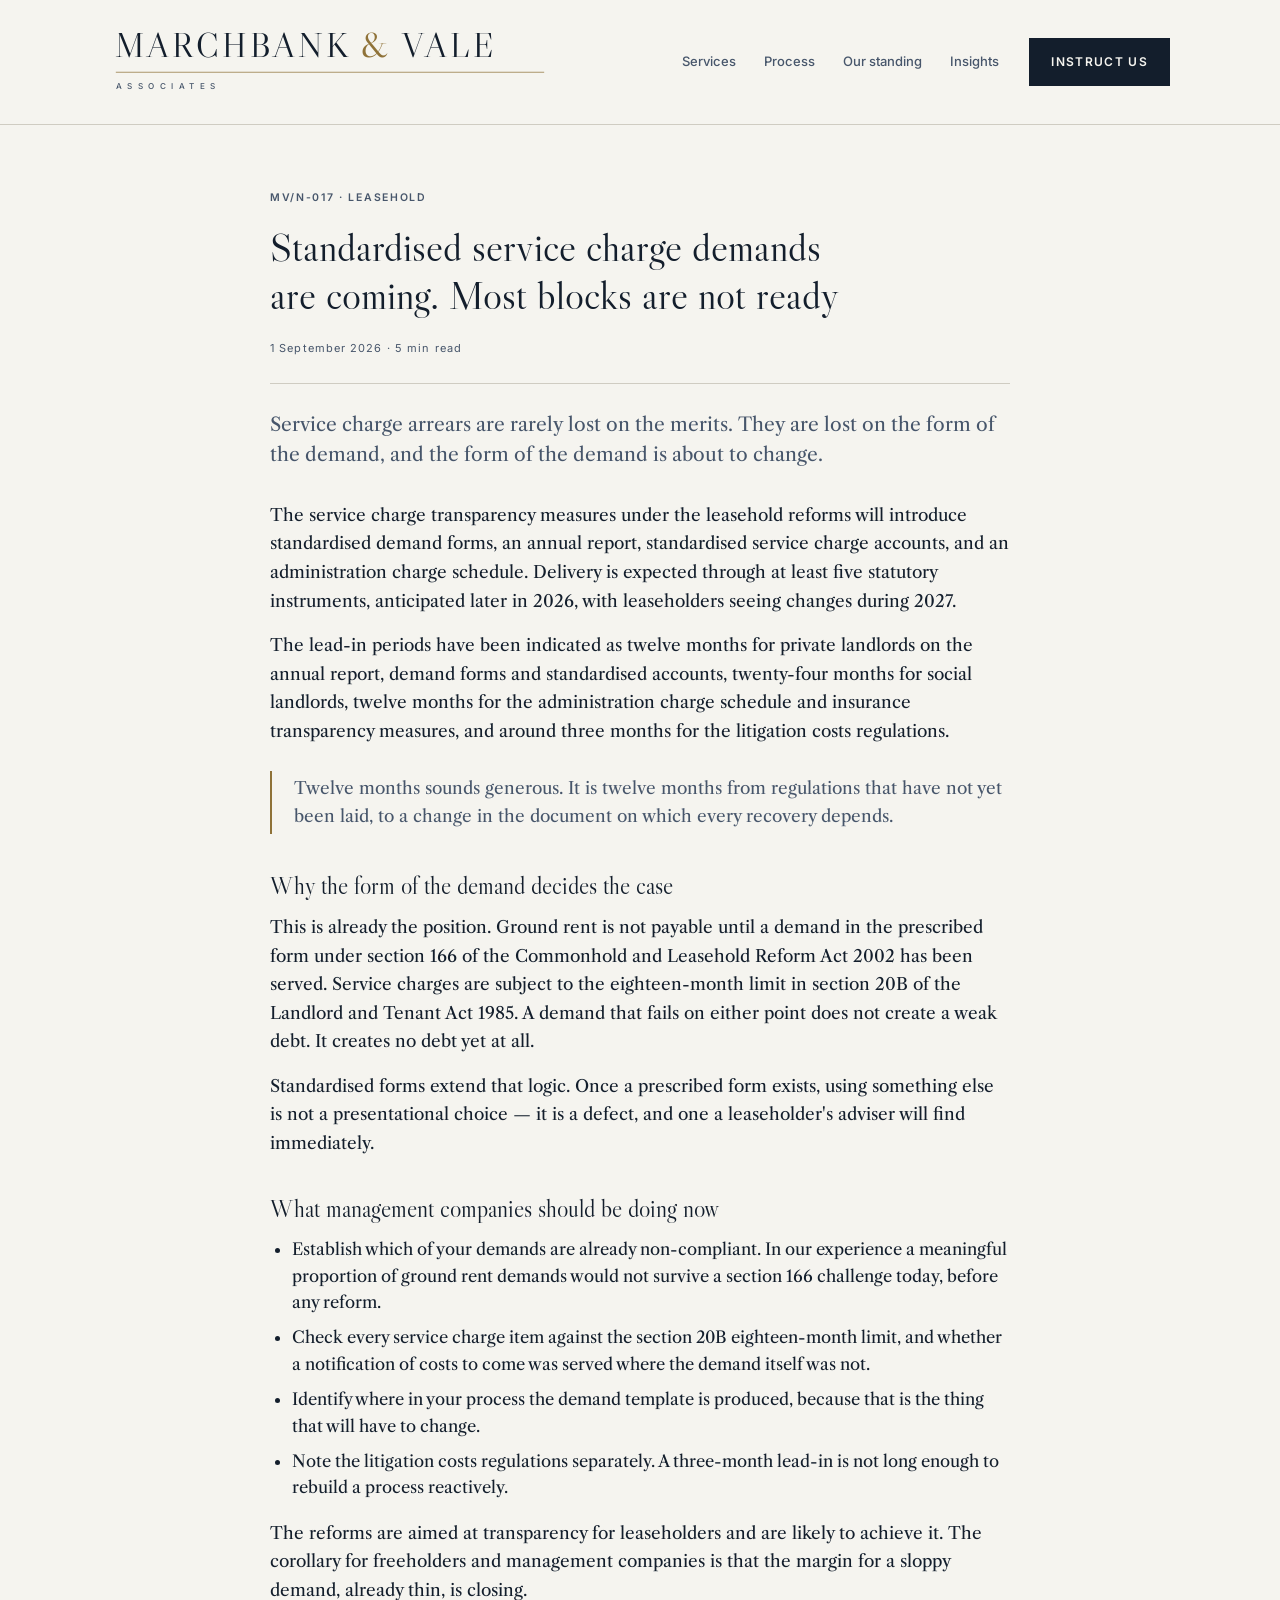
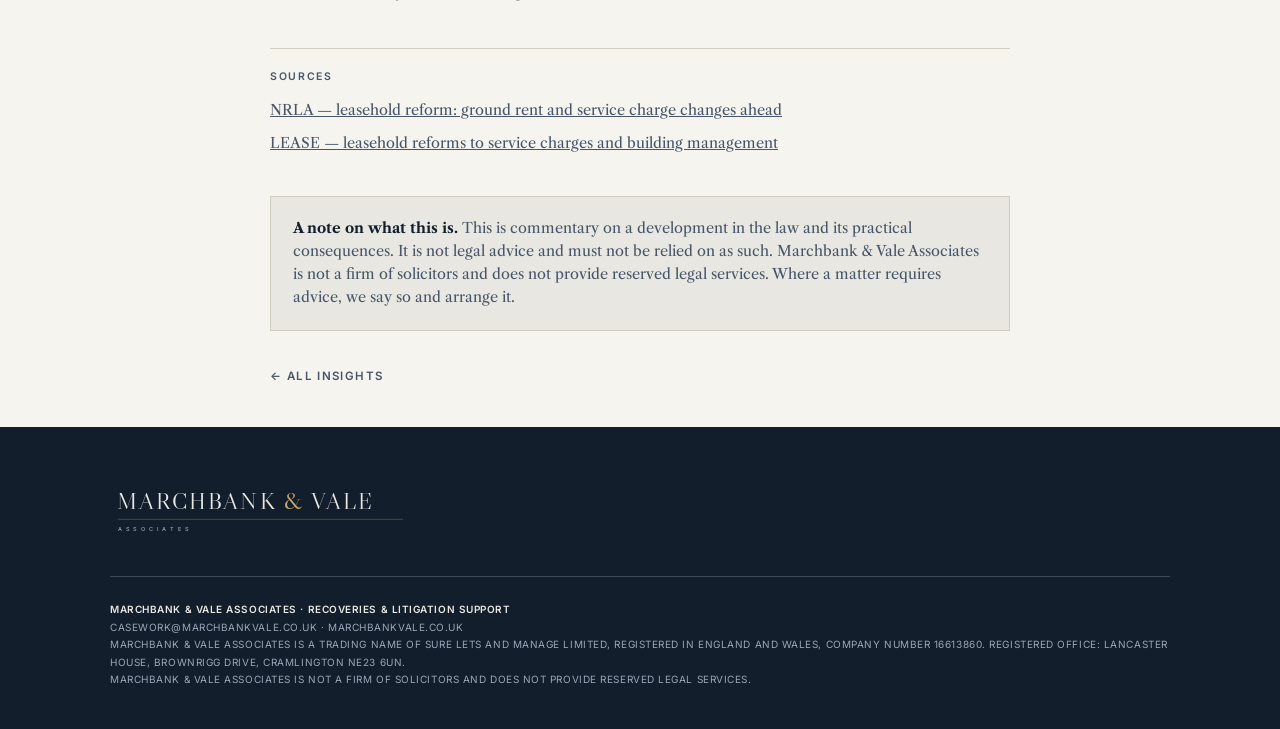
<file: blog/service-charge-reform-standardised-demands.html>
<!doctype html>
<html lang="en-GB">
<head>
<meta charset="utf-8">
<meta name="viewport" content="width=device-width,initial-scale=1">
<title>Standardised service charge demands are coming. Most blocks are not ready | Marchbank &amp; Vale Associates</title>
<meta name="description" content="The service charge transparency reforms will require standardised demand forms, annual reports and standardised accounts. The lead-in is twelve months, and it starts when the regulations land.">
<link rel="preconnect" href="https://fonts.googleapis.com">
<link rel="preconnect" href="https://fonts.gstatic.com" crossorigin>
<link rel="stylesheet" href="https://fonts.googleapis.com/css2?family=Libre+Caslon+Display&family=Libre+Caslon+Text:wght@400;700&family=Inter:wght@400;500;600&display=swap">
<link rel="stylesheet" href="../assets/style.css">
</head>
<body>
<header class="mast">
  <div class="wrap mast-in">
    <a class="brand" href="../index.html" aria-label="Marchbank &amp; Vale Associates — home">
      <svg viewBox="0 0 760 150" role="img" aria-label="Marchbank &amp; Vale Associates">
        <text x="8" y="66" style="font-family:'Libre Caslon Display',Georgia,serif;font-size:58px;letter-spacing:5.2px;fill:#131E2C">MARCHBANK <tspan style="fill:#8F7238">&amp;</tspan> VALE</text>
        <line x1="10" y1="92" x2="750" y2="92" stroke="#8F7238" stroke-width="1.25"/>
        <text x="10" y="121" style="font-family:Inter,sans-serif;font-size:14px;font-weight:500;letter-spacing:9.5px;fill:#47566B">ASSOCIATES</text>
      </svg>
    </a>
    <nav class="nav">
      <a href="../index.html#services">Services</a>
      <a href="../index.html#process">Process</a>
      <a href="../index.html#standing">Our standing</a>
      <a href="../blog/index.html">Insights</a>
    </nav>
    <a class="btn" href="../index.html#instruct">Instruct us</a>
  </div>
</header>

<main>
<article class="wrap article">
  <p class="kicker">MV/N-017 &middot; Leasehold</p>
  <h1>Standardised service charge demands are coming. Most blocks are not ready</h1>
  <p class="byline"><time datetime="2026-09-01">1 September 2026</time> &middot; 5 min read</p>
  <p class="standfirst">Service charge arrears are rarely lost on the merits. They are lost on the form of the demand, and the form of the demand is about to change.</p>
  <p>The service charge transparency measures under the leasehold reforms will introduce standardised demand forms, an annual report, standardised service charge accounts, and an administration charge schedule. Delivery is expected through at least five statutory instruments, anticipated later in 2026, with leaseholders seeing changes during 2027.</p>
<p>The lead-in periods have been indicated as twelve months for private landlords on the annual report, demand forms and standardised accounts, twenty-four months for social landlords, twelve months for the administration charge schedule and insurance transparency measures, and around three months for the litigation costs regulations.</p>
<div class="pull">Twelve months sounds generous. It is twelve months from regulations that have not yet been laid, to a change in the document on which every recovery depends.</div>
<h2>Why the form of the demand decides the case</h2>
<p>This is already the position. Ground rent is not payable until a demand in the prescribed form under section 166 of the Commonhold and Leasehold Reform Act 2002 has been served. Service charges are subject to the eighteen-month limit in section 20B of the Landlord and Tenant Act 1985. A demand that fails on either point does not create a weak debt. It creates no debt yet at all.</p>
<p>Standardised forms extend that logic. Once a prescribed form exists, using something else is not a presentational choice — it is a defect, and one a leaseholder's adviser will find immediately.</p>
<h2>What management companies should be doing now</h2>
<ul><li>Establish which of your demands are already non-compliant. In our experience a meaningful proportion of ground rent demands would not survive a section 166 challenge today, before any reform.</li><li>Check every service charge item against the section 20B eighteen-month limit, and whether a notification of costs to come was served where the demand itself was not.</li><li>Identify where in your process the demand template is produced, because that is the thing that will have to change.</li><li>Note the litigation costs regulations separately. A three-month lead-in is not long enough to rebuild a process reactively.</li></ul>
<p>The reforms are aimed at transparency for leaseholders and are likely to achieve it. The corollary for freeholders and management companies is that the margin for a sloppy demand, already thin, is closing.</p>
  <div class="sources">
    <h3>Sources</h3>
    <ul><li><a href="https://www.nrla.org.uk/news/leasehold--reform-key-changes-service-charges" rel="noopener">NRLA — leasehold reform: ground rent and service charge changes ahead</a></li><li><a href="https://www.lease-advice.org/leasehold/leasehold-reforms/charges-building-management/" rel="noopener">LEASE — leasehold reforms to service charges and building management</a></li></ul>
  </div>
  <div class="notice"><b>A note on what this is.</b> This is commentary on a development in the law and its practical consequences. It is not legal advice and must not be relied on as such. Marchbank &amp; Vale Associates is not a firm of solicitors and does not provide reserved legal services. Where a matter requires advice, we say so and arrange it.</div>
  <a class="backlink" href="index.html">&larr; All insights</a>
</article>
</main>

<footer>
  <div class="wrap">
    <svg class="foot-mark" viewBox="0 0 760 150" role="img" aria-label="Marchbank &amp; Vale Associates">
      <text x="18" y="66" style="font-family:'Libre Caslon Display',Georgia,serif;font-size:58px;letter-spacing:5.2px;fill:#E8E7E1">MARCHBANK <tspan style="fill:#C6A667">&amp;</tspan> VALE</text>
      <line x1="20" y1="92" x2="742" y2="92" stroke="#8F7238" stroke-width="1.25"/>
      <text x="20" y="121" style="font-family:Inter,sans-serif;font-size:14px;font-weight:500;letter-spacing:9.5px;fill:#9AA6B8">ASSOCIATES</text>
    </svg>
    <div class="compliance">
      <span><b>Marchbank &amp; Vale Associates &middot; Recoveries &amp; Litigation Support</b></span>
      <span>casework@marchbankvale.co.uk &middot; marchbankvale.co.uk</span>
      <span>Marchbank &amp; Vale Associates is a trading name of Sure Lets and Manage Limited, registered in England and Wales, company number 16613860. Registered office: Lancaster House, Brownrigg Drive, Cramlington NE23 6UN.</span>
      <span>Marchbank &amp; Vale Associates is not a firm of solicitors and does not provide reserved legal services.</span>
    </div>
  </div>
</footer>
</body>
</html>
</file>
<file: assets/style.css>
/* Marchbank & Vale Associates — shared design system */
:root{
  --mv-ink:#131E2C; --mv-slate:#47566B; --mv-brass:#8F7238; --mv-brass-light:#C6A667;
  --mv-tape:#7A2E3C; --mv-engrossment:#E8E7E1; --mv-paper:#F5F4EF; --mv-card:#FFFFFF;
  --mv-hairline:#CFCCC2; --mv-hairline-soft:#E0DDD4; --mv-reversed:#9AA6B8;
  --font-display:"Libre Caslon Display",Georgia,"Times New Roman",serif;
  --font-text:"Libre Caslon Text",Georgia,"Times New Roman",serif;
  --font-ui:Inter,system-ui,-apple-system,"Helvetica Neue",Arial,sans-serif;
  --maxw:1120px;
}
*{box-sizing:border-box}
html{scroll-behavior:smooth}
@media(prefers-reduced-motion:reduce){ html{scroll-behavior:auto} *{transition:none!important} }
body{margin:0; background:var(--mv-paper); color:var(--mv-ink);
  font-family:var(--font-text); font-size:16.5px; line-height:1.62; -webkit-font-smoothing:antialiased}
h1,h2,h3{font-family:var(--font-display); font-weight:400; margin:0; line-height:1.2; text-wrap:balance}
p{margin:0}
a{color:inherit}
em{font-style:normal; font-weight:700}
:focus-visible{outline:2px solid var(--mv-brass); outline-offset:3px}
.wrap{max-width:var(--maxw); margin:0 auto; padding:0 30px}
@media(max-width:700px){ .wrap{padding:0 20px} }
.lbl{font-family:var(--font-ui); font-size:10.5px; font-weight:600; letter-spacing:.18em;
  text-transform:uppercase; color:var(--mv-slate)}

/* masthead */
.mast{position:sticky; top:0; z-index:40; background:var(--mv-paper); border-bottom:1px solid var(--mv-hairline)}
.mast-in{display:flex; align-items:center; gap:30px; height:124px}
.brand{margin-right:auto; display:block; line-height:0}
.brand svg{width:440px; height:auto; display:block}
.nav{display:flex; gap:28px; font-family:var(--font-ui); font-size:13px; font-weight:500}
.nav a{text-decoration:none; color:var(--mv-slate); padding:5px 0; border-bottom:1px solid transparent;
  transition:color .16s, border-color .16s}
.nav a:hover{color:var(--mv-ink); border-bottom-color:var(--mv-hairline)}
@media(max-width:1200px){ .brand svg{width:360px} }
@media(max-width:1000px){ .nav{display:none} .brand svg{width:400px} }
@media(max-width:700px){ .mast .btn{display:none} .mast-in{height:auto; padding:18px 0; gap:0}
  .brand{margin-right:0; width:100%} .brand svg{width:100%; max-width:340px} }
@media(max-width:430px){ .brand svg{max-width:300px} }

.btn{display:inline-flex; align-items:center; font-family:var(--font-ui); font-size:12px; font-weight:600;
  letter-spacing:.11em; text-transform:uppercase; padding:13px 21px; text-decoration:none;
  border:1px solid var(--mv-ink); background:var(--mv-ink); color:var(--mv-paper);
  cursor:pointer; transition:background .16s, color .16s}
.btn:hover{background:transparent; color:var(--mv-ink)}
.btn-ghost{background:transparent; color:var(--mv-ink); border-color:var(--mv-hairline)}
.btn-ghost:hover{border-color:var(--mv-ink)}
@media(max-width:560px){ .btn{padding:11px 14px; font-size:11px; letter-spacing:.08em} }

/* blog index */
.page-head{padding:72px 0 44px; border-bottom:1px solid var(--mv-hairline)}
.page-head h1{font-size:clamp(30px,4vw,42px); margin-top:14px}
.page-head .dek{font-size:17.5px; line-height:1.55; color:var(--mv-slate); max-width:62ch; margin-top:16px}

.posts{border-top:1px solid var(--mv-hairline); margin:0 0 80px}
.post-row{display:grid; grid-template-columns:170px 1fr; gap:36px; padding:30px 0;
  border-bottom:1px solid var(--mv-hairline-soft); text-decoration:none; align-items:baseline;
  transition:background .16s}
.post-row:hover{background:var(--mv-engrossment)}
.post-row .meta{font-family:var(--font-ui); font-size:10.5px; font-weight:600; letter-spacing:.14em;
  text-transform:uppercase; color:var(--mv-slate); line-height:1.9}
.post-row h2{font-size:23px; line-height:1.26}
.post-row p{font-size:15.5px; color:var(--mv-slate); margin-top:10px; max-width:70ch}
@media(max-width:760px){ .post-row{grid-template-columns:1fr; gap:10px} }

/* article */
.article{padding:64px 0 40px; max-width:74ch; margin:0 auto}
.article .kicker{font-family:var(--font-ui); font-size:10.5px; font-weight:600; letter-spacing:.16em;
  text-transform:uppercase; color:var(--mv-slate)}
.article h1{font-size:clamp(28px,3.8vw,40px); margin:16px 0 0}
.article .byline{font-family:var(--font-ui); font-size:11px; letter-spacing:.1em; color:var(--mv-slate);
  margin-top:20px; padding-bottom:26px; border-bottom:1px solid var(--mv-hairline)}
.article h2{font-size:24px; margin:38px 0 12px}
.article p{margin:0 0 16px; font-size:17px; line-height:1.68}
.article ul{margin:0 0 18px; padding-left:22px; display:flex; flex-direction:column; gap:9px}
.article li{font-size:16.5px; line-height:1.6}
.article .standfirst{font-size:19px; line-height:1.6; color:var(--mv-slate); margin:26px 0 30px}
.article .pull{border-left:2px solid var(--mv-brass); padding:4px 0 4px 22px; margin:26px 0;
  font-size:17px; line-height:1.62; color:var(--mv-slate)}
.article .pull b{color:var(--mv-ink); font-weight:700}
.article .figure{color:var(--mv-tape); font-weight:700; font-variant-numeric:tabular-nums}
.sources{margin-top:44px; padding-top:22px; border-top:1px solid var(--mv-hairline)}
.sources h3{font-family:var(--font-ui); font-size:10.5px; font-weight:600; letter-spacing:.16em;
  text-transform:uppercase; color:var(--mv-slate); margin-bottom:12px}
.sources ul{list-style:none; padding:0; margin:0; display:flex; flex-direction:column; gap:7px}
.sources a{font-size:14.5px; color:var(--mv-slate)}
.notice{margin-top:40px; padding:20px 22px; background:var(--mv-engrossment); border:1px solid var(--mv-hairline);
  font-size:14.5px; line-height:1.6; color:var(--mv-slate)}
.notice b{color:var(--mv-ink); font-weight:700}
.backlink{font-family:var(--font-ui); font-size:11.5px; font-weight:600; letter-spacing:.12em;
  text-transform:uppercase; color:var(--mv-slate); text-decoration:none; display:inline-block; margin-top:36px}
.backlink:hover{color:var(--mv-ink)}

/* footer */
footer{background:var(--mv-ink); color:var(--mv-engrossment); padding:56px 0 40px}
.foot-mark{width:300px; max-width:100%; height:auto; display:block}
.compliance{margin-top:34px; padding-top:24px; border-top:1px solid rgba(154,166,184,.3);
  font-family:var(--font-ui); font-size:10px; line-height:1.75; letter-spacing:.055em;
  text-transform:uppercase; color:var(--mv-reversed)}
.compliance span{display:block}
.compliance b{color:var(--mv-engrossment); font-weight:600}
footer :focus-visible{outline-color:var(--mv-brass-light)}
</file>
